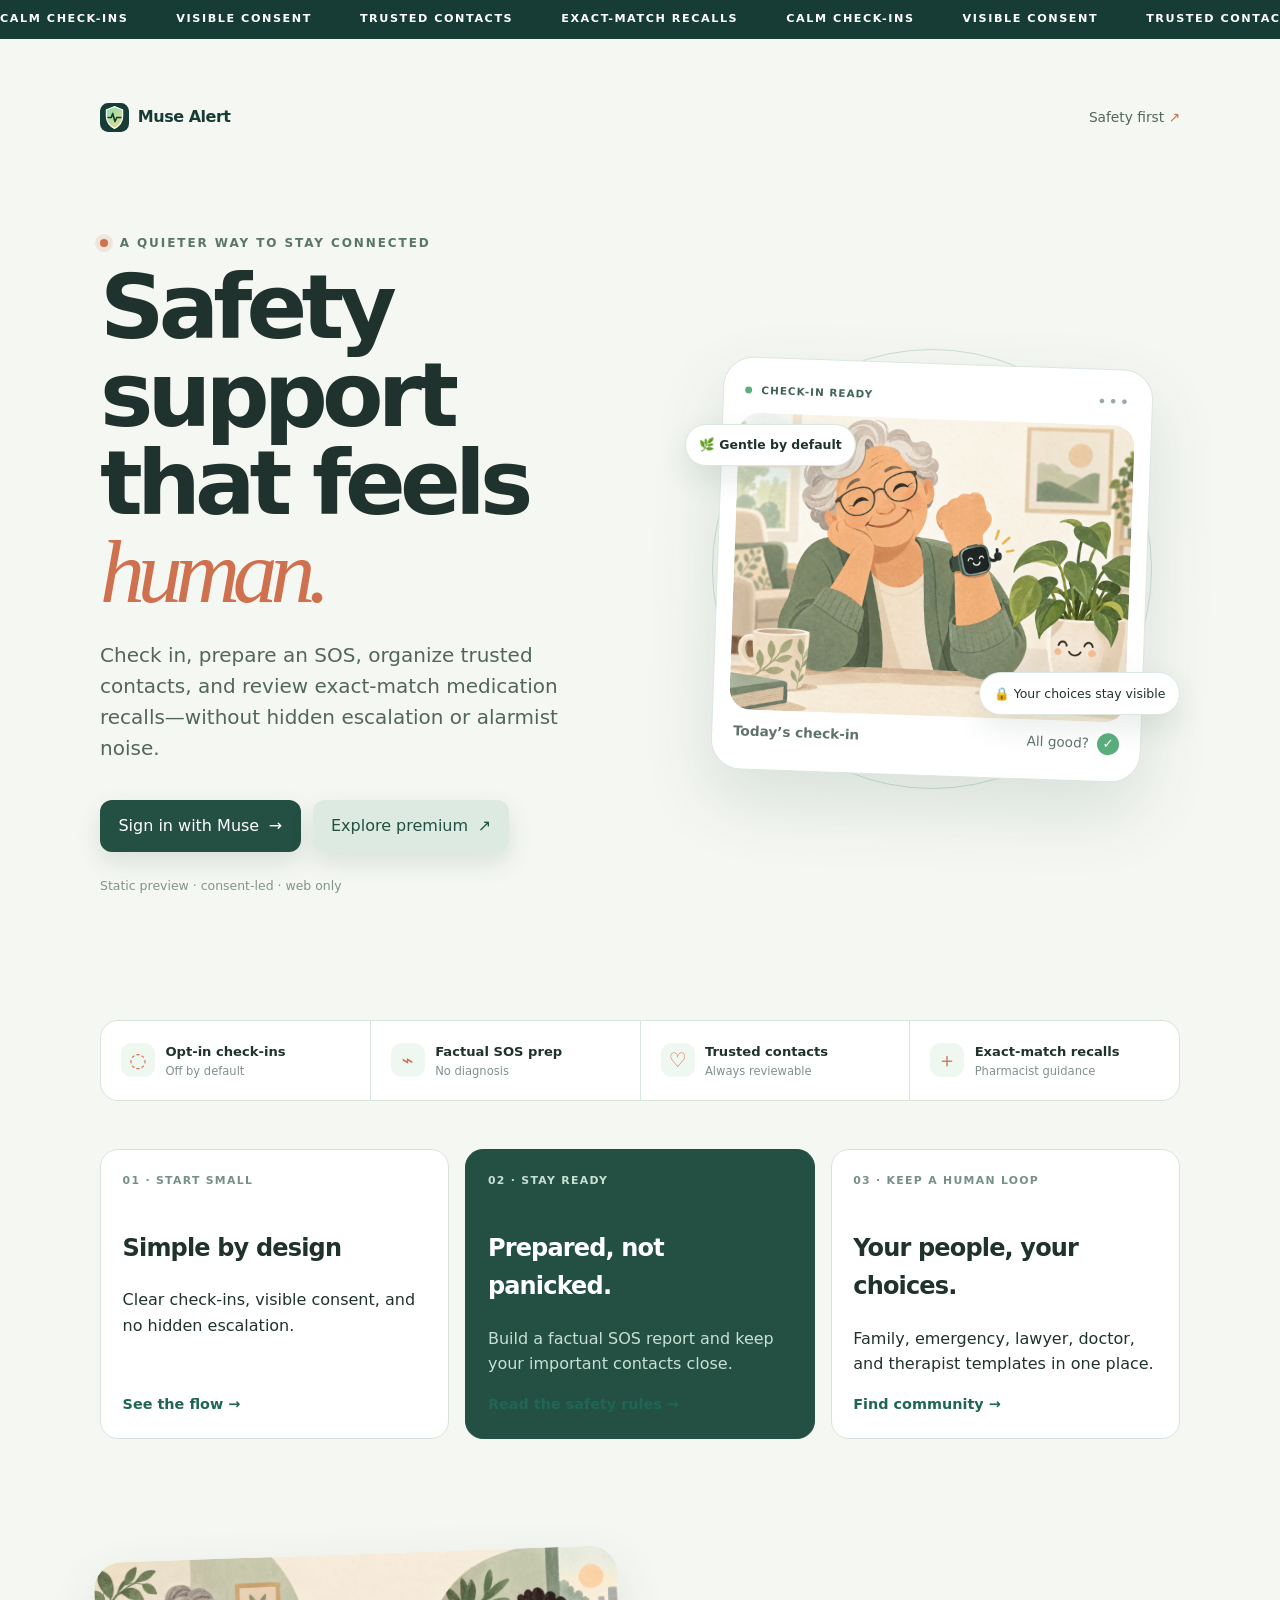
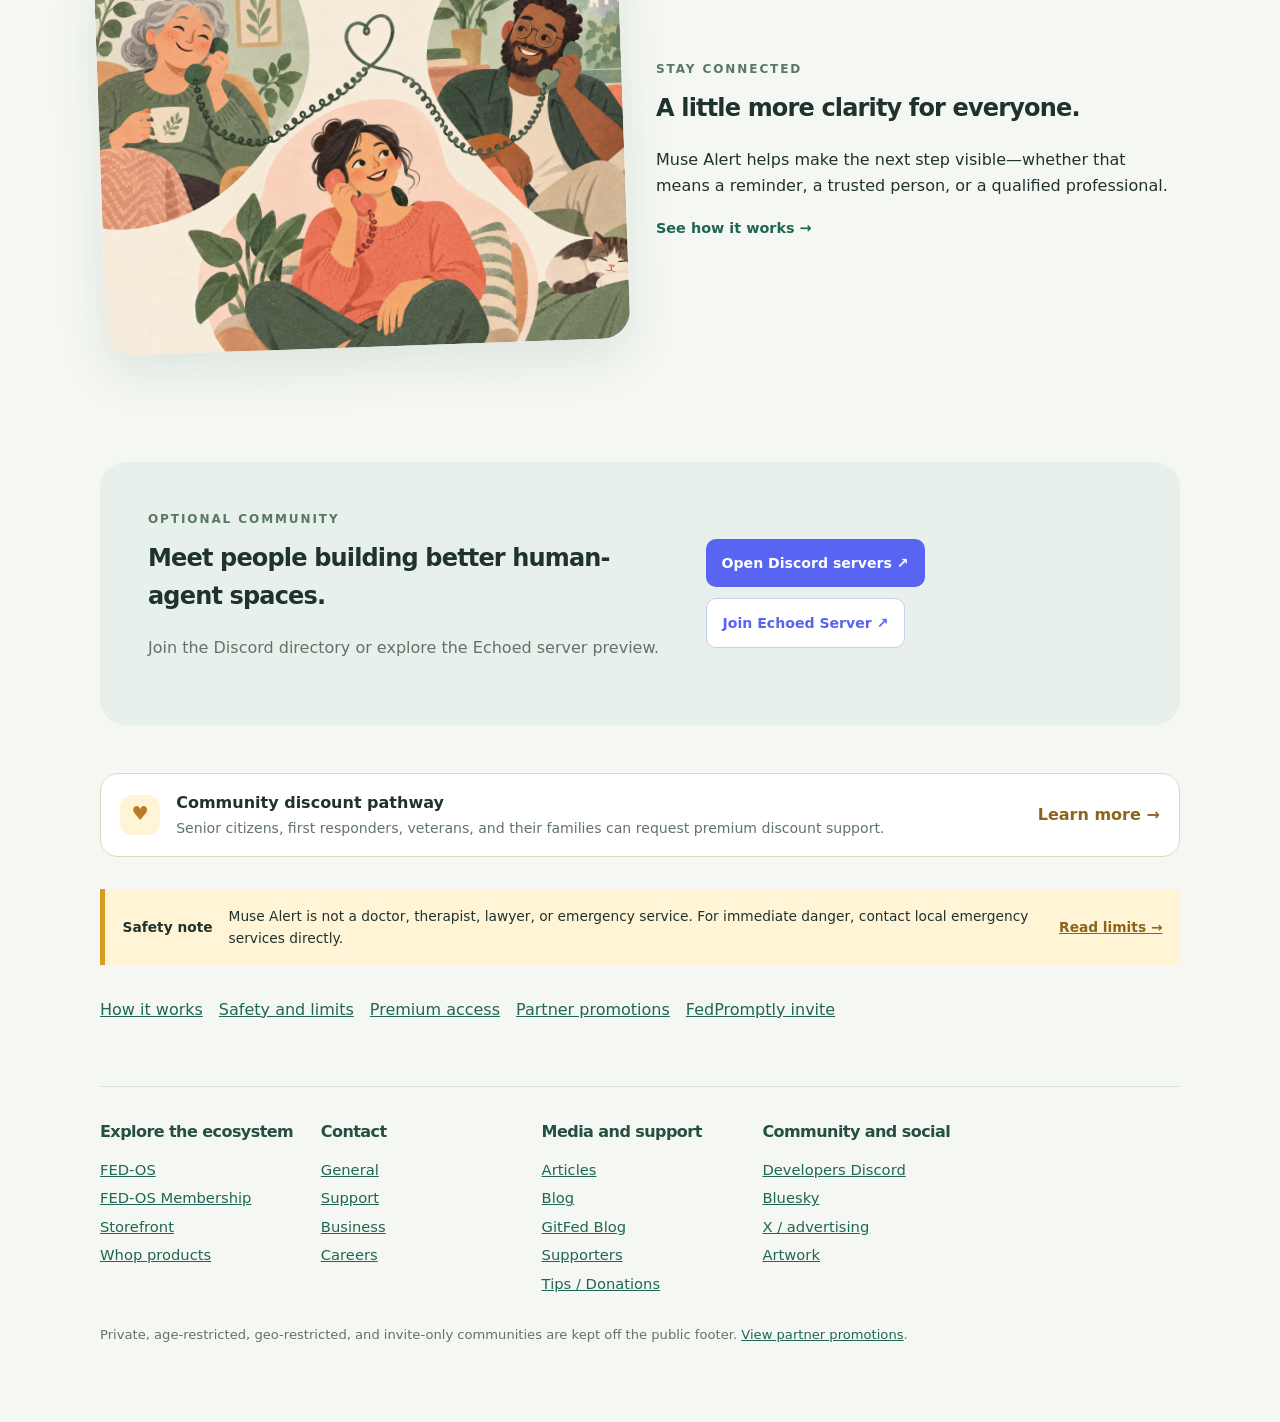
<file: index.html>
<!doctype html>
<html lang="en">
<head>
  <meta charset="utf-8"><meta name="viewport" content="width=device-width,initial-scale=1">
  <meta name="description" content="Muse Alert is a calm, transparent safety layer for Muse users.">
  <title>Muse Alert — calm safety support</title>
  <link rel="icon" href="../../brand/favicon.svg" type="image/svg+xml"><link rel="stylesheet" href="../../styles.css">
</head>
<body class="landing">
  <div class="ticker" aria-label="Muse Alert highlights"><div class="ticker-track"><span>CALM CHECK-INS</span><span>VISIBLE CONSENT</span><span>TRUSTED CONTACTS</span><span>EXACT-MATCH RECALLS</span><span>CALM CHECK-INS</span><span>VISIBLE CONSENT</span><span>TRUSTED CONTACTS</span><span>EXACT-MATCH RECALLS</span></div></div>
  <main class="shell">
    <nav class="top-nav"><a class="brand-mark" href="index.html"><img src="../../brand/favicon.svg" alt=""> <span>Muse Alert</span></a><a class="nav-link" href="safety.html">Safety first <span>↗</span></a></nav>
    <header class="hero hero-upgraded">
      <div class="hero-copy"><div class="eyebrow"><span class="status-dot"></span> A QUIETER WAY TO STAY CONNECTED</div><h1>Safety support that feels <em>human.</em></h1><p class="lede">Check in, prepare an SOS, organize trusted contacts, and review exact-match medication recalls—without hidden escalation or alarmist noise.</p><div class="actions"><a class="button" href="../../site/alerted/index.html">Sign in with Muse <span>→</span></a><a class="button secondary" href="payment.html">Explore premium <span>↗</span></a></div><p class="microcopy">Static preview · consent-led · web only</p></div>
      <div class="hero-visual"><div class="orbit orbit-one"></div><div class="orbit orbit-two"></div><div class="hero-card"><div class="hero-card-top"><span class="live-pill"><i></i> CHECK-IN READY</span><span class="more">•••</span></div><img src="../../brand/promo-check-in.png" alt="Cheerful illustration of an older adult checking in with a smartwatch beside a smiling houseplant"><div class="hero-card-bottom"><b>Today’s check-in</b><span>All good? <strong>✓</strong></span></div></div><div class="floating-note note-one">🌿 <b>Gentle by default</b></div><div class="floating-note note-two">🔒 Your choices stay visible</div></div>
    </header>
    <section class="feature-strip"><div><span class="feature-icon">◌</span><b>Opt-in check-ins</b><small>Off by default</small></div><div><span class="feature-icon">⌁</span><b>Factual SOS prep</b><small>No diagnosis</small></div><div><span class="feature-icon">♡</span><b>Trusted contacts</b><small>Always reviewable</small></div><div><span class="feature-icon">＋</span><b>Exact-match recalls</b><small>Pharmacist guidance</small></div></section>
    <section class="cards feature-cards"><article><span class="card-kicker">01 · START SMALL</span><h2>Simple by design</h2><p>Clear check-ins, visible consent, and no hidden escalation.</p><a href="how-it-works.html">See the flow <span>→</span></a></article><article class="card-highlight"><span class="card-kicker">02 · STAY READY</span><h2>Prepared, not panicked.</h2><p>Build a factual SOS report and keep your important contacts close.</p><a href="safety.html">Read the safety rules <span>→</span></a></article><article><span class="card-kicker">03 · KEEP A HUMAN LOOP</span><h2>Your people, your choices.</h2><p>Family, emergency, lawyer, doctor, and therapist templates in one place.</p><a href="community.html">Find community <span>→</span></a></article></section>
    <section class="promo-row visual-promo"><img src="../../brand/promo-contacts.png" alt="Cheerful illustration of three connected people"><div><span class="eyebrow">STAY CONNECTED</span><h2>A little more clarity for everyone.</h2><p>Muse Alert helps make the next step visible—whether that means a reminder, a trusted person, or a qualified professional.</p><a class="text-link" href="how-it-works.html">See how it works <span>→</span></a></div></section>
    <section class="community-banner"><div><span class="eyebrow">OPTIONAL COMMUNITY</span><h2>Meet people building better human-agent spaces.</h2><p>Join the Discord directory or explore the Echoed server preview.</p></div><div class="community-actions"><a class="discord-cta" href="../discord/index.html">Open Discord servers <span>↗</span></a><a class="echoed-cta" href="https://preview.echoed.gg/server/65dd48216ed48ac1856e" target="_blank" rel="noopener noreferrer">Join Echoed Server <span>↗</span></a></div></section>
    <section class="discount-banner"><span class="discount-mini">♥</span><div><b>Community discount pathway</b><p>Senior citizens, first responders, veterans, and their families can request premium discount support.</p></div><a href="payment.html">Learn more →</a></section>
    <section class="disclaimer-banner"><b>Safety note</b><span>Muse Alert is not a doctor, therapist, lawyer, or emergency service. For immediate danger, contact local emergency services directly.</span><a href="safety.html">Read limits →</a></section>
    <footer><a href="how-it-works.html">How it works</a><a href="safety.html">Safety and limits</a><a href="payment.html">Premium access</a><a href="promotions.html">Partner promotions</a><a href="fedpromptly-invite.html">FedPromptly invite</a></footer>
    <footer class="site-footer"><div><h2>Explore the ecosystem</h2><ul><li><a href="https://www.fedpromptly.org" target="_blank" rel="noopener noreferrer">FED-OS</a></li><li><a href="https://www.fedpromptly.com/aid" target="_blank" rel="noopener noreferrer">FED-OS Membership</a></li><li><a href="https://www.jabburr.com/fed-os" target="_blank" rel="noopener noreferrer">Storefront</a></li><li><a href="https://whop.com/fedpromptly/" target="_blank" rel="noopener noreferrer">Whop products</a></li></ul></div><div><h2>Contact</h2><ul><li><a href="mailto:contact@fedpromptly.com">General</a></li><li><a href="mailto:support@fedpromptly.com">Support</a></li><li><a href="mailto:business@fedpromptly.com">Business</a></li><li><a href="mailto:careers@fedpromptly.com">Careers</a></li></ul></div><div><h2>Media and support</h2><ul><li><a href="https://substack.com/@fedpromptly" target="_blank" rel="noopener noreferrer">Articles</a></li><li><a href="https://fedpromptly.wordpress.com/" target="_blank" rel="noopener noreferrer">Blog</a></li><li><a href="https://gitfed.substack.com/" target="_blank" rel="noopener noreferrer">GitFed Blog</a></li><li><a href="https://www.patreon.com/c/FEDpromptly" target="_blank" rel="noopener noreferrer">Supporters</a></li><li><a href="https://buymeacoffee.com/fedpromptly" target="_blank" rel="noopener noreferrer">Tips / Donations</a></li></ul></div><div><h2>Community and social</h2><ul><li><a href="https://discord.gg/Jm4XStx4Pf" target="_blank" rel="noopener noreferrer">Developers Discord</a></li><li><a href="https://bsky.app/profile/fed-os.bsky.social" target="_blank" rel="noopener noreferrer">Bluesky</a></li><li><a href="https://x.com/Fedpromptly" target="_blank" rel="noopener noreferrer">X / advertising</a></li><li><a href="https://www.deviantart.com/fedpromptly" target="_blank" rel="noopener noreferrer">Artwork</a></li></ul></div><p class="footer-note">Private, age-restricted, geo-restricted, and invite-only communities are kept off the public footer. <a href="promotions.html">View partner promotions</a>.</p></footer>
  </main>
</body>
</html>
</file>
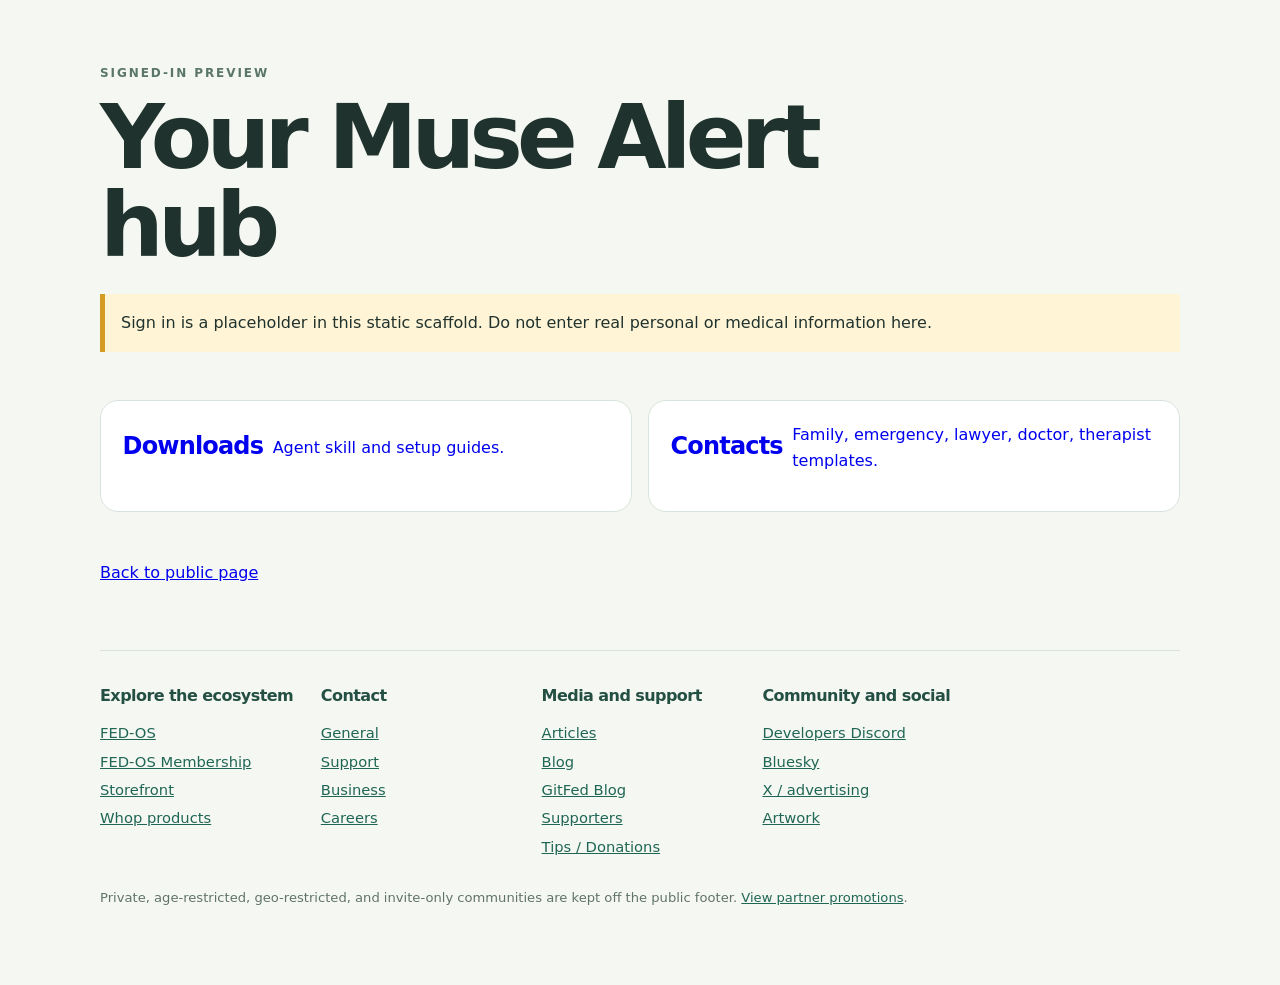
<file: site/alerted/index.html>
<!doctype html><html lang="en"><head><meta charset="utf-8"><meta name="viewport" content="width=device-width,initial-scale=1"><title>Muse Alert — signed-in hub</title><link rel="stylesheet" href="../../styles.css"><link rel="icon" href="../../brand/favicon.svg" type="image/svg+xml"></head><body><main class="shell"><span class="eyebrow">SIGNED-IN PREVIEW</span><h1>Your Muse Alert hub</h1><p class="notice">Sign in is a placeholder in this static scaffold. Do not enter real personal or medical information here.</p><div class="grid"><a class="tile" href="downloads.html"><h2>Downloads</h2><p>Agent skill and setup guides.</p></a><a class="tile" href="contacts.html"><h2>Contacts</h2><p>Family, emergency, lawyer, doctor, therapist templates.</p></a></div><a href="../alert/index.html">Back to public page</a><footer class="site-footer"><div><h2>Explore the ecosystem</h2><ul><li><a href="https://www.fedpromptly.org" target="_blank" rel="noopener noreferrer">FED-OS</a></li><li><a href="https://www.fedpromptly.com/aid" target="_blank" rel="noopener noreferrer">FED-OS Membership</a></li><li><a href="https://www.jabburr.com/fed-os" target="_blank" rel="noopener noreferrer">Storefront</a></li><li><a href="https://whop.com/fedpromptly/" target="_blank" rel="noopener noreferrer">Whop products</a></li></ul></div><div><h2>Contact</h2><ul><li><a href="mailto:contact@fedpromptly.com">General</a></li><li><a href="mailto:support@fedpromptly.com">Support</a></li><li><a href="mailto:business@fedpromptly.com">Business</a></li><li><a href="mailto:careers@fedpromptly.com">Careers</a></li></ul></div><div><h2>Media and support</h2><ul><li><a href="https://substack.com/@fedpromptly" target="_blank" rel="noopener noreferrer">Articles</a></li><li><a href="https://fedpromptly.wordpress.com/" target="_blank" rel="noopener noreferrer">Blog</a></li><li><a href="https://gitfed.substack.com/" target="_blank" rel="noopener noreferrer">GitFed Blog</a></li><li><a href="https://www.patreon.com/c/FEDpromptly" target="_blank" rel="noopener noreferrer">Supporters</a></li><li><a href="https://buymeacoffee.com/fedpromptly" target="_blank" rel="noopener noreferrer">Tips / Donations</a></li></ul></div><div><h2>Community and social</h2><ul><li><a href="https://discord.gg/Jm4XStx4Pf" target="_blank" rel="noopener noreferrer">Developers Discord</a></li><li><a href="https://bsky.app/profile/fed-os.bsky.social" target="_blank" rel="noopener noreferrer">Bluesky</a></li><li><a href="https://x.com/Fedpromptly" target="_blank" rel="noopener noreferrer">X / advertising</a></li><li><a href="https://www.deviantart.com/fedpromptly" target="_blank" rel="noopener noreferrer">Artwork</a></li></ul></div><p class="footer-note">Private, age-restricted, geo-restricted, and invite-only communities are kept off the public footer. <a href="promotions.html">View partner promotions</a>.</p></footer></main></body></html>
</file>
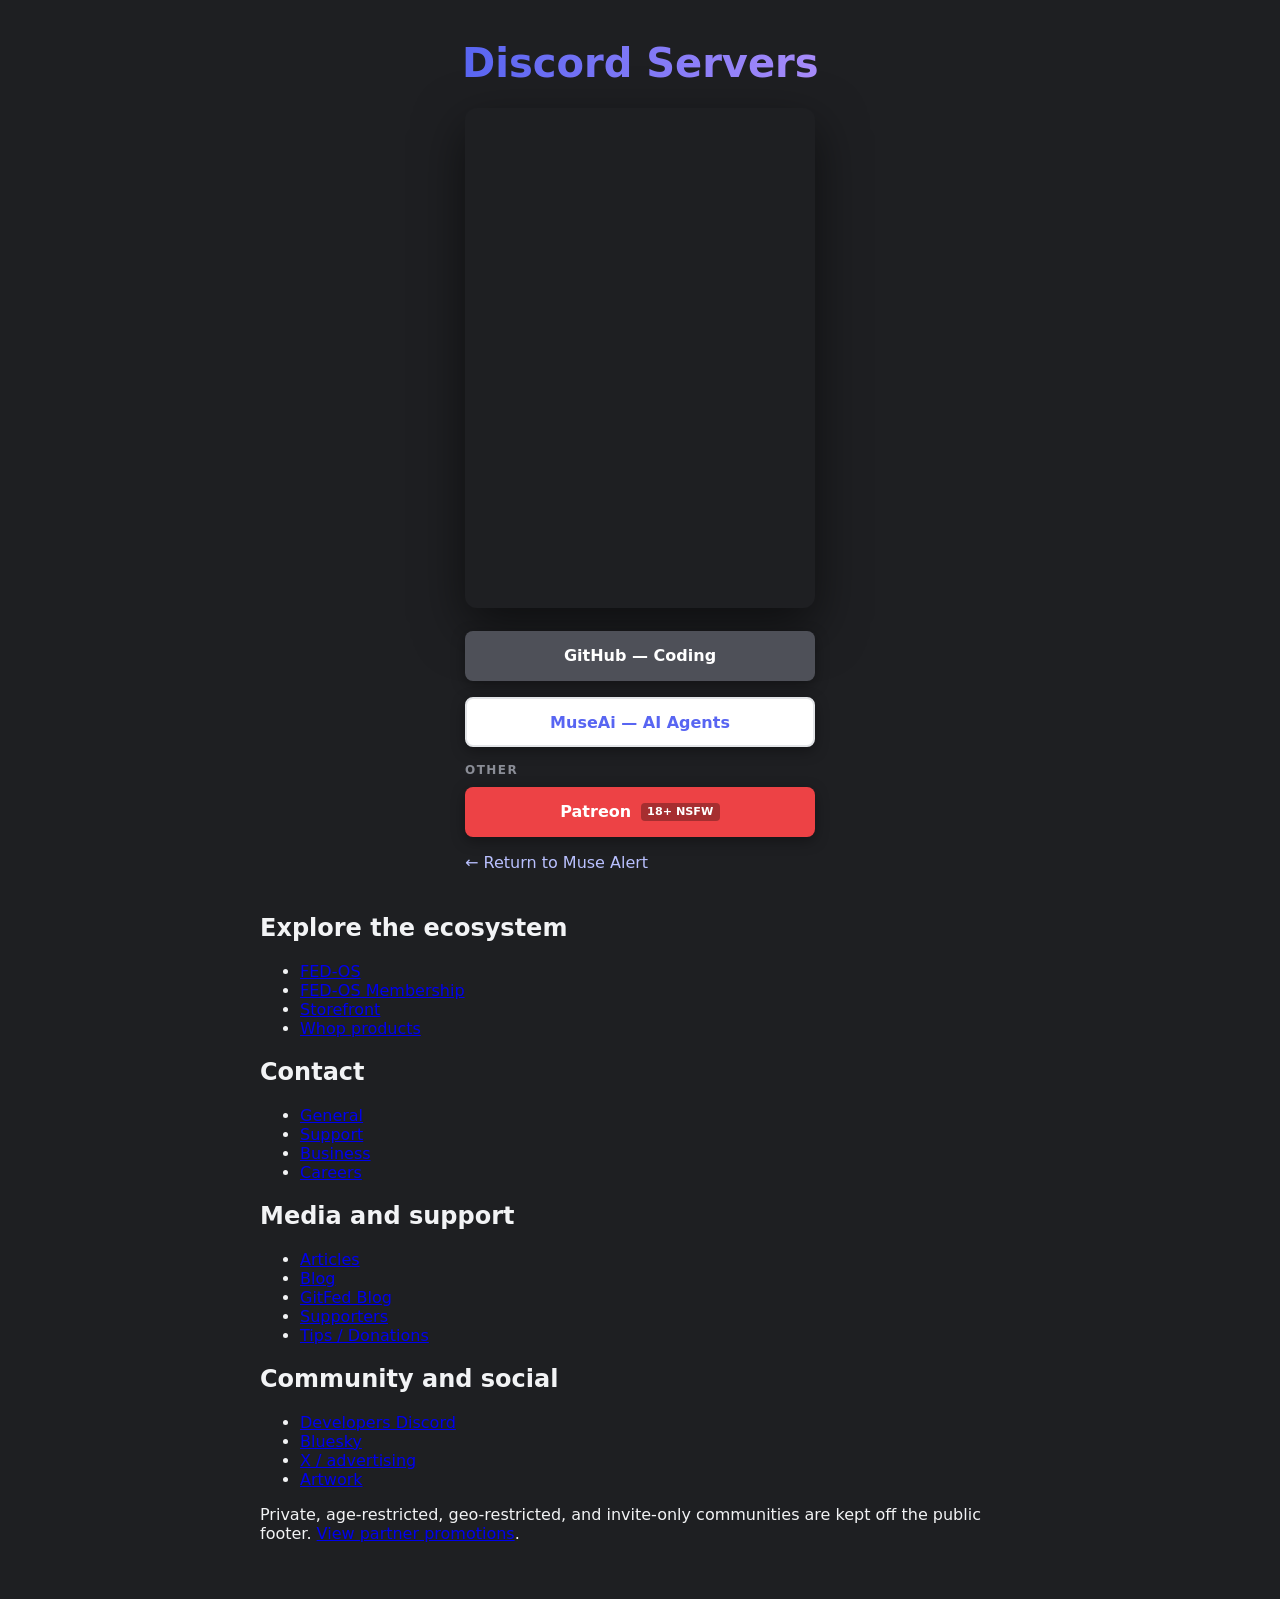
<file: site/discord/index.html>
<!doctype html>
<html lang="en">
<head>
<meta charset="UTF-8"><meta name="viewport" content="width=device-width,initial-scale=1">
<title>Discord Servers — Muse Alert</title>
<link rel="icon" href="../../brand/favicon.svg" type="image/svg+xml">
<style>
:root{--discord:#5865F2;--grey:#4E5058;--red:#ED4245}*{box-sizing:border-box}body{margin:0;min-height:100vh;display:flex;align-items:center;justify-content:center;padding:2.5rem 1rem;background:#1e1f22;color:#f2f3f5;font-family:system-ui,-apple-system,"Segoe UI",Roboto,sans-serif}.wrap{display:flex;flex-direction:column;align-items:center;gap:1.4rem;width:100%;max-width:760px}.title{margin:0;text-align:center;font-size:clamp(1.75rem,7vw,2.5rem);font-weight:800;background:linear-gradient(90deg,#5865F2,#A78BFA,#EB459E,#5865F2);background-size:300% 100%;-webkit-background-clip:text;background-clip:text;color:transparent;animation:shimmer 6s linear infinite,rise .7s cubic-bezier(.2,.7,.2,1) both}@keyframes shimmer{from{background-position:0 50%}to{background-position:-300% 50%}}@keyframes rise{from{opacity:0;transform:translateY(12px) scale(.98)}to{opacity:1;transform:none}}.server-widget{width:350px;max-width:100%;height:500px;border:0;border-radius:12px;box-shadow:0 18px 50px #0008}.button-stack{display:flex;flex-direction:column;gap:1rem;width:100%;max-width:350px}.discord-btn{display:flex;align-items:center;justify-content:center;gap:.6rem;width:100%;padding:.85rem 1.25rem;border-radius:8px;font-size:1rem;font-weight:600;text-decoration:none;border:2px solid transparent;box-shadow:0 4px 14px #00000059;transition:.15s}.discord-btn:hover{transform:translateY(-2px);box-shadow:0 8px 20px #00000073}.discord-btn.github{background:var(--grey);color:#fff}.discord-btn.museai{background:#fff;color:var(--discord);border-color:#E3E5E8}.discord-btn.nsfw{background:var(--red);color:#fff}.tag{font-size:.7rem;font-weight:700;padding:.15rem .4rem;border-radius:4px;background:#0000004d;text-transform:uppercase}.section-label{align-self:flex-start;margin:0 0 -.4rem;font-size:.75rem;font-weight:700;letter-spacing:.12em;text-transform:uppercase;color:#8A8D96}.home-link{color:#b9c0ff;text-decoration:none}.age-gate{width:min(92vw,400px);padding:1.75rem;border:0;border-radius:12px;background:#2B2D31;color:#f2f3f5;box-shadow:0 24px 70px #000000a6}.age-gate::backdrop{background:#000000a6;backdrop-filter:blur(4px)}.age-gate h2{margin:0 0 .6rem;font-size:1.2rem}.age-gate p{margin:0 0 1.25rem;color:#C4C7CE}.verify{display:flex;gap:.65rem;padding:.85rem .9rem;margin-bottom:1.25rem;border-radius:8px;background:#1e1f22;border:2px solid #3C3E44;cursor:pointer}.gate-actions{display:flex;flex-direction:column;gap:.6rem}.gate-btn{font:inherit;font-weight:600;padding:.75rem 1rem;border-radius:8px;border:2px solid transparent;cursor:pointer}.gate-btn.confirm{background:var(--red);color:#fff}.gate-btn.confirm:disabled{opacity:.45;cursor:not-allowed}.gate-btn.cancel{background:transparent;color:#C4C7CE;border-color:#4E5058}@media(prefers-reduced-motion:reduce){.title{animation:none}.discord-btn{transition:none}.discord-btn:hover{transform:none}}
</style>
</head>
<body>
<main class="wrap">
<h1 class="title">Discord Servers</h1>
<iframe class="server-widget" src="https://discord.com/widget?id=1400235929154879490&amp;theme=dark" title="Muse Alert Discord server preview" allowtransparency="true" frameborder="0" sandbox="allow-popups allow-popups-to-escape-sandbox allow-same-origin allow-scripts"></iframe>
<div class="button-stack">
<a class="discord-btn github" href="https://discord.com/invite/Jm4XStx4Pf" target="_blank" rel="noopener noreferrer">GitHub — Coding</a>
<a class="discord-btn museai" href="https://discord.com/invite/dPPdvYys2a" target="_blank" rel="noopener noreferrer">MuseAi — AI Agents</a>
<p class="section-label">Other</p>
<a class="discord-btn nsfw" id="adultBtn" href="https://discord.com/invite/ZxK2asxt2W">Patreon <span class="tag">18+ NSFW</span></a>
<a class="home-link" href="../alert/index.html">← Return to Muse Alert</a>
</div>
<footer class="site-footer"><div><h2>Explore the ecosystem</h2><ul><li><a href="https://www.fedpromptly.org" target="_blank" rel="noopener noreferrer">FED-OS</a></li><li><a href="https://www.fedpromptly.com/aid" target="_blank" rel="noopener noreferrer">FED-OS Membership</a></li><li><a href="https://www.jabburr.com/fed-os" target="_blank" rel="noopener noreferrer">Storefront</a></li><li><a href="https://whop.com/fedpromptly/" target="_blank" rel="noopener noreferrer">Whop products</a></li></ul></div><div><h2>Contact</h2><ul><li><a href="mailto:contact@fedpromptly.com">General</a></li><li><a href="mailto:support@fedpromptly.com">Support</a></li><li><a href="mailto:business@fedpromptly.com">Business</a></li><li><a href="mailto:careers@fedpromptly.com">Careers</a></li></ul></div><div><h2>Media and support</h2><ul><li><a href="https://substack.com/@fedpromptly" target="_blank" rel="noopener noreferrer">Articles</a></li><li><a href="https://fedpromptly.wordpress.com/" target="_blank" rel="noopener noreferrer">Blog</a></li><li><a href="https://gitfed.substack.com/" target="_blank" rel="noopener noreferrer">GitFed Blog</a></li><li><a href="https://www.patreon.com/c/FEDpromptly" target="_blank" rel="noopener noreferrer">Supporters</a></li><li><a href="https://buymeacoffee.com/fedpromptly" target="_blank" rel="noopener noreferrer">Tips / Donations</a></li></ul></div><div><h2>Community and social</h2><ul><li><a href="https://discord.gg/Jm4XStx4Pf" target="_blank" rel="noopener noreferrer">Developers Discord</a></li><li><a href="https://bsky.app/profile/fed-os.bsky.social" target="_blank" rel="noopener noreferrer">Bluesky</a></li><li><a href="https://x.com/Fedpromptly" target="_blank" rel="noopener noreferrer">X / advertising</a></li><li><a href="https://www.deviantart.com/fedpromptly" target="_blank" rel="noopener noreferrer">Artwork</a></li></ul></div><p class="footer-note">Private, age-restricted, geo-restricted, and invite-only communities are kept off the public footer. <a href="promotions.html">View partner promotions</a>.</p></footer></main>
<dialog id="ageGate" class="age-gate"><h2>Age Verification Required</h2><p>The Patreon server contains <strong>adult (18+ / NSFW)</strong> content. To continue you must verify you are of legal age in your country.</p><label class="verify"><input type="checkbox" id="ageCheck"><span>I confirm that I am 18 years or older and consent to viewing adult content.</span></label><div class="gate-actions"><button type="button" class="gate-btn confirm" id="ageConfirm" disabled>Continue to Discord</button><button type="button" class="gate-btn cancel" id="ageCancel">Cancel</button></div></dialog>
<script>const adultBtn=document.getElementById('adultBtn'),gate=document.getElementById('ageGate'),check=document.getElementById('ageCheck'),confirmBtn=document.getElementById('ageConfirm'),cancelBtn=document.getElementById('ageCancel');adultBtn.addEventListener('click',e=>{e.preventDefault();check.checked=false;confirmBtn.disabled=true;gate.showModal()});check.addEventListener('change',()=>confirmBtn.disabled=!check.checked);confirmBtn.addEventListener('click',()=>{if(check.checked){gate.close();window.open(adultBtn.href,'_blank','noopener,noreferrer')}});cancelBtn.addEventListener('click',()=>gate.close());gate.addEventListener('click',e=>{if(e.target===gate)gate.close()});</script>
</body>
</html>
</file>
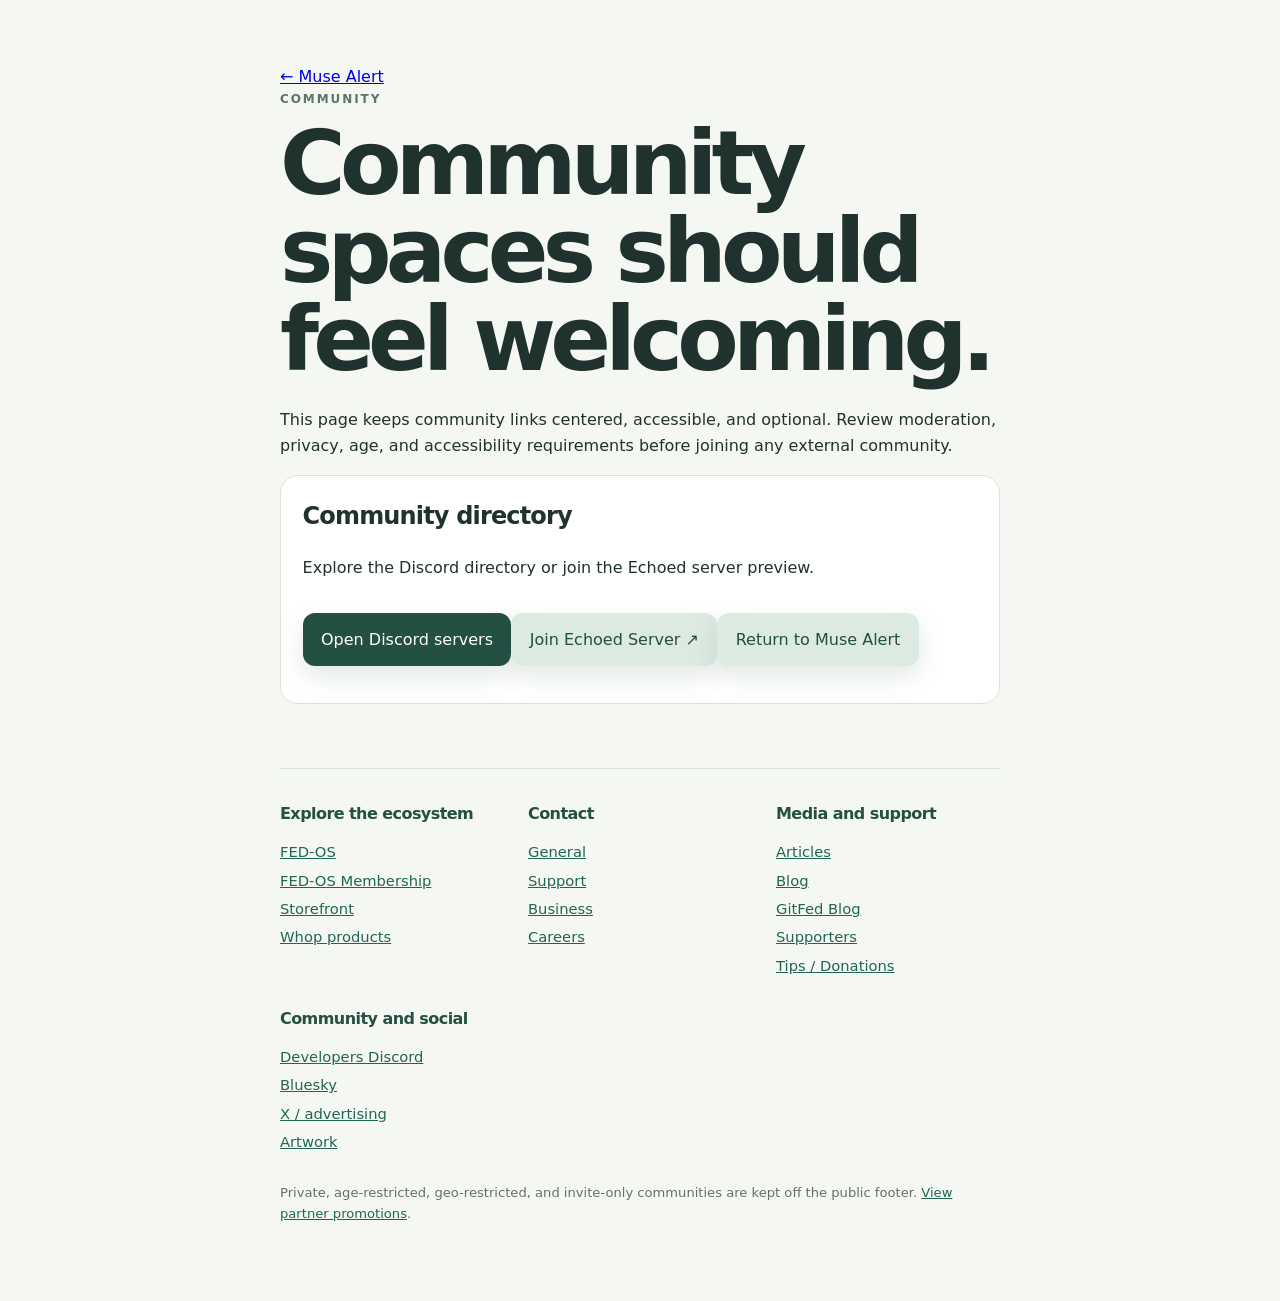
<file: community.html>
<!doctype html><html lang="en"><head><meta charset="utf-8"><meta name="viewport" content="width=device-width,initial-scale=1"><title>Community information — Muse Alert</title><link rel="icon" href="../../brand/favicon.svg" type="image/svg+xml"><link rel="stylesheet" href="../../styles.css"></head><body><main class="shell narrow"><a href="index.html">← Muse Alert</a><span class="eyebrow">COMMUNITY</span><h1>Community spaces should feel welcoming.</h1><p>This page keeps community links centered, accessible, and optional. Review moderation, privacy, age, and accessibility requirements before joining any external community.</p><div class="discord-card"><h2>Community directory</h2><p>Explore the Discord directory or join the Echoed server preview.</p><a class="button" href="../discord/index.html">Open Discord servers</a><a class="button secondary" href="https://preview.echoed.gg/server/65dd48216ed48ac1856e" target="_blank" rel="noopener noreferrer">Join Echoed Server ↗</a><a class="button secondary" href="index.html">Return to Muse Alert</a></div><footer class="site-footer"><div><h2>Explore the ecosystem</h2><ul><li><a href="https://www.fedpromptly.org" target="_blank" rel="noopener noreferrer">FED-OS</a></li><li><a href="https://www.fedpromptly.com/aid" target="_blank" rel="noopener noreferrer">FED-OS Membership</a></li><li><a href="https://www.jabburr.com/fed-os" target="_blank" rel="noopener noreferrer">Storefront</a></li><li><a href="https://whop.com/fedpromptly/" target="_blank" rel="noopener noreferrer">Whop products</a></li></ul></div><div><h2>Contact</h2><ul><li><a href="mailto:contact@fedpromptly.com">General</a></li><li><a href="mailto:support@fedpromptly.com">Support</a></li><li><a href="mailto:business@fedpromptly.com">Business</a></li><li><a href="mailto:careers@fedpromptly.com">Careers</a></li></ul></div><div><h2>Media and support</h2><ul><li><a href="https://substack.com/@fedpromptly" target="_blank" rel="noopener noreferrer">Articles</a></li><li><a href="https://fedpromptly.wordpress.com/" target="_blank" rel="noopener noreferrer">Blog</a></li><li><a href="https://gitfed.substack.com/" target="_blank" rel="noopener noreferrer">GitFed Blog</a></li><li><a href="https://www.patreon.com/c/FEDpromptly" target="_blank" rel="noopener noreferrer">Supporters</a></li><li><a href="https://buymeacoffee.com/fedpromptly" target="_blank" rel="noopener noreferrer">Tips / Donations</a></li></ul></div><div><h2>Community and social</h2><ul><li><a href="https://discord.gg/Jm4XStx4Pf" target="_blank" rel="noopener noreferrer">Developers Discord</a></li><li><a href="https://bsky.app/profile/fed-os.bsky.social" target="_blank" rel="noopener noreferrer">Bluesky</a></li><li><a href="https://x.com/Fedpromptly" target="_blank" rel="noopener noreferrer">X / advertising</a></li><li><a href="https://www.deviantart.com/fedpromptly" target="_blank" rel="noopener noreferrer">Artwork</a></li></ul></div><p class="footer-note">Private, age-restricted, geo-restricted, and invite-only communities are kept off the public footer. <a href="promotions.html">View partner promotions</a>.</p></footer></main></body></html>
</file>
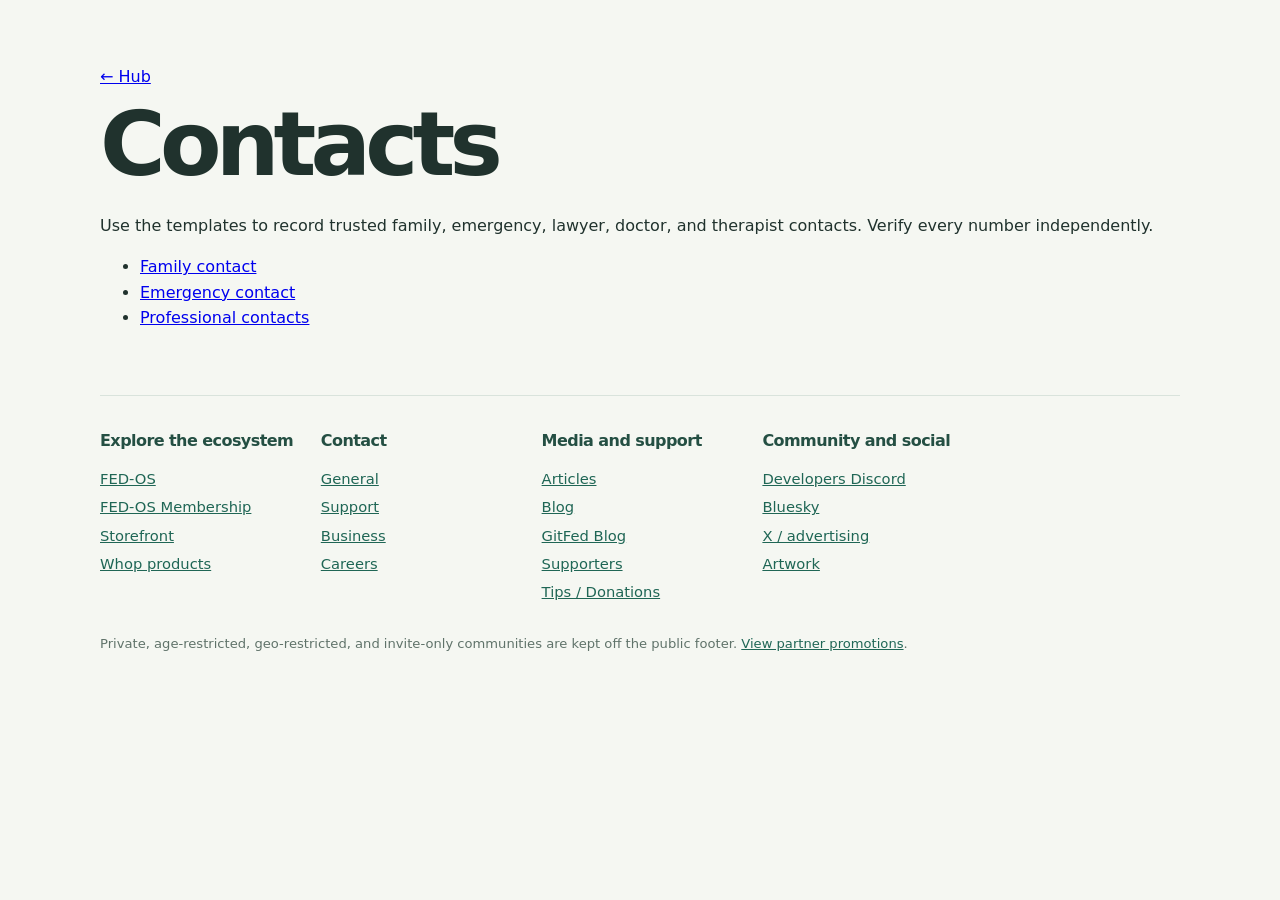
<file: contacts.html>
<!doctype html><html lang="en"><head><meta charset="utf-8"><meta name="viewport" content="width=device-width,initial-scale=1"><title>Muse Alert contacts</title><link rel="stylesheet" href="../../styles.css"><link rel="icon" href="../../brand/favicon.svg" type="image/svg+xml"></head><body><main class="shell"><a href="index.html">← Hub</a><h1>Contacts</h1><p>Use the templates to record trusted family, emergency, lawyer, doctor, and therapist contacts. Verify every number independently.</p><ul><li><a href="../../contacts/family-contact-template.md">Family contact</a></li><li><a href="../../contacts/emergency-contact-template.md">Emergency contact</a></li><li><a href="../../contacts/professional-contact-templates.md">Professional contacts</a></li></ul><footer class="site-footer"><div><h2>Explore the ecosystem</h2><ul><li><a href="https://www.fedpromptly.org" target="_blank" rel="noopener noreferrer">FED-OS</a></li><li><a href="https://www.fedpromptly.com/aid" target="_blank" rel="noopener noreferrer">FED-OS Membership</a></li><li><a href="https://www.jabburr.com/fed-os" target="_blank" rel="noopener noreferrer">Storefront</a></li><li><a href="https://whop.com/fedpromptly/" target="_blank" rel="noopener noreferrer">Whop products</a></li></ul></div><div><h2>Contact</h2><ul><li><a href="mailto:contact@fedpromptly.com">General</a></li><li><a href="mailto:support@fedpromptly.com">Support</a></li><li><a href="mailto:business@fedpromptly.com">Business</a></li><li><a href="mailto:careers@fedpromptly.com">Careers</a></li></ul></div><div><h2>Media and support</h2><ul><li><a href="https://substack.com/@fedpromptly" target="_blank" rel="noopener noreferrer">Articles</a></li><li><a href="https://fedpromptly.wordpress.com/" target="_blank" rel="noopener noreferrer">Blog</a></li><li><a href="https://gitfed.substack.com/" target="_blank" rel="noopener noreferrer">GitFed Blog</a></li><li><a href="https://www.patreon.com/c/FEDpromptly" target="_blank" rel="noopener noreferrer">Supporters</a></li><li><a href="https://buymeacoffee.com/fedpromptly" target="_blank" rel="noopener noreferrer">Tips / Donations</a></li></ul></div><div><h2>Community and social</h2><ul><li><a href="https://discord.gg/Jm4XStx4Pf" target="_blank" rel="noopener noreferrer">Developers Discord</a></li><li><a href="https://bsky.app/profile/fed-os.bsky.social" target="_blank" rel="noopener noreferrer">Bluesky</a></li><li><a href="https://x.com/Fedpromptly" target="_blank" rel="noopener noreferrer">X / advertising</a></li><li><a href="https://www.deviantart.com/fedpromptly" target="_blank" rel="noopener noreferrer">Artwork</a></li></ul></div><p class="footer-note">Private, age-restricted, geo-restricted, and invite-only communities are kept off the public footer. <a href="promotions.html">View partner promotions</a>.</p></footer></main></body></html>
</file>
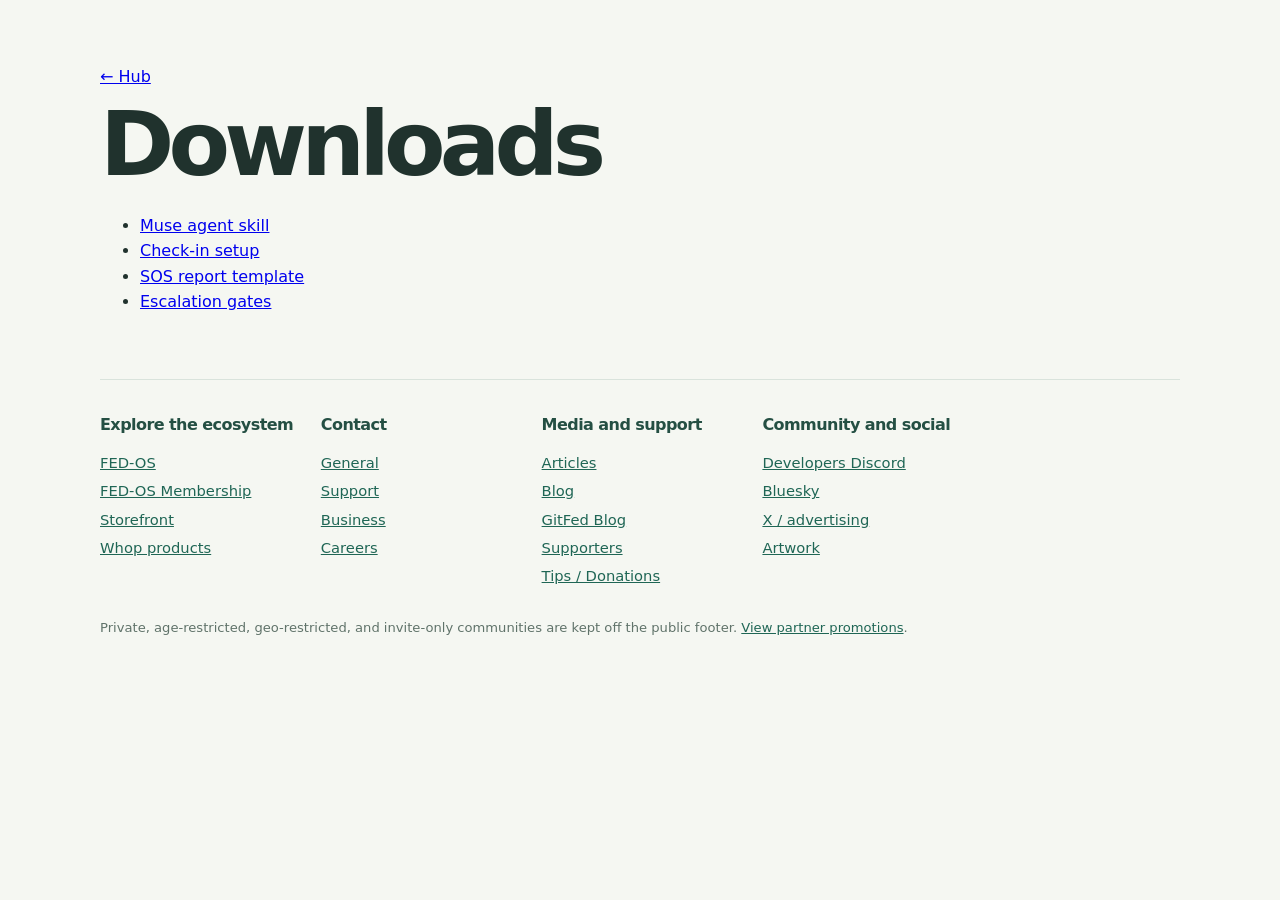
<file: downloads.html>
<!doctype html><html lang="en"><head><meta charset="utf-8"><meta name="viewport" content="width=device-width,initial-scale=1"><title>Muse Alert downloads</title><link rel="stylesheet" href="../../styles.css"><link rel="icon" href="../../brand/favicon.svg" type="image/svg+xml"></head><body><main class="shell"><a href="index.html">← Hub</a><h1>Downloads</h1><ul><li><a href="../../muse-agent/SKILL.md">Muse agent skill</a></li><li><a href="../../muse-agent/check-ins/SETUP.md">Check-in setup</a></li><li><a href="../../muse-agent/sos/SOS-REPORT-TEMPLATE.md">SOS report template</a></li><li><a href="../../muse-agent/escalation/GATES.md">Escalation gates</a></li></ul><footer class="site-footer"><div><h2>Explore the ecosystem</h2><ul><li><a href="https://www.fedpromptly.org" target="_blank" rel="noopener noreferrer">FED-OS</a></li><li><a href="https://www.fedpromptly.com/aid" target="_blank" rel="noopener noreferrer">FED-OS Membership</a></li><li><a href="https://www.jabburr.com/fed-os" target="_blank" rel="noopener noreferrer">Storefront</a></li><li><a href="https://whop.com/fedpromptly/" target="_blank" rel="noopener noreferrer">Whop products</a></li></ul></div><div><h2>Contact</h2><ul><li><a href="mailto:contact@fedpromptly.com">General</a></li><li><a href="mailto:support@fedpromptly.com">Support</a></li><li><a href="mailto:business@fedpromptly.com">Business</a></li><li><a href="mailto:careers@fedpromptly.com">Careers</a></li></ul></div><div><h2>Media and support</h2><ul><li><a href="https://substack.com/@fedpromptly" target="_blank" rel="noopener noreferrer">Articles</a></li><li><a href="https://fedpromptly.wordpress.com/" target="_blank" rel="noopener noreferrer">Blog</a></li><li><a href="https://gitfed.substack.com/" target="_blank" rel="noopener noreferrer">GitFed Blog</a></li><li><a href="https://www.patreon.com/c/FEDpromptly" target="_blank" rel="noopener noreferrer">Supporters</a></li><li><a href="https://buymeacoffee.com/fedpromptly" target="_blank" rel="noopener noreferrer">Tips / Donations</a></li></ul></div><div><h2>Community and social</h2><ul><li><a href="https://discord.gg/Jm4XStx4Pf" target="_blank" rel="noopener noreferrer">Developers Discord</a></li><li><a href="https://bsky.app/profile/fed-os.bsky.social" target="_blank" rel="noopener noreferrer">Bluesky</a></li><li><a href="https://x.com/Fedpromptly" target="_blank" rel="noopener noreferrer">X / advertising</a></li><li><a href="https://www.deviantart.com/fedpromptly" target="_blank" rel="noopener noreferrer">Artwork</a></li></ul></div><p class="footer-note">Private, age-restricted, geo-restricted, and invite-only communities are kept off the public footer. <a href="promotions.html">View partner promotions</a>.</p></footer></main></body></html>
</file>
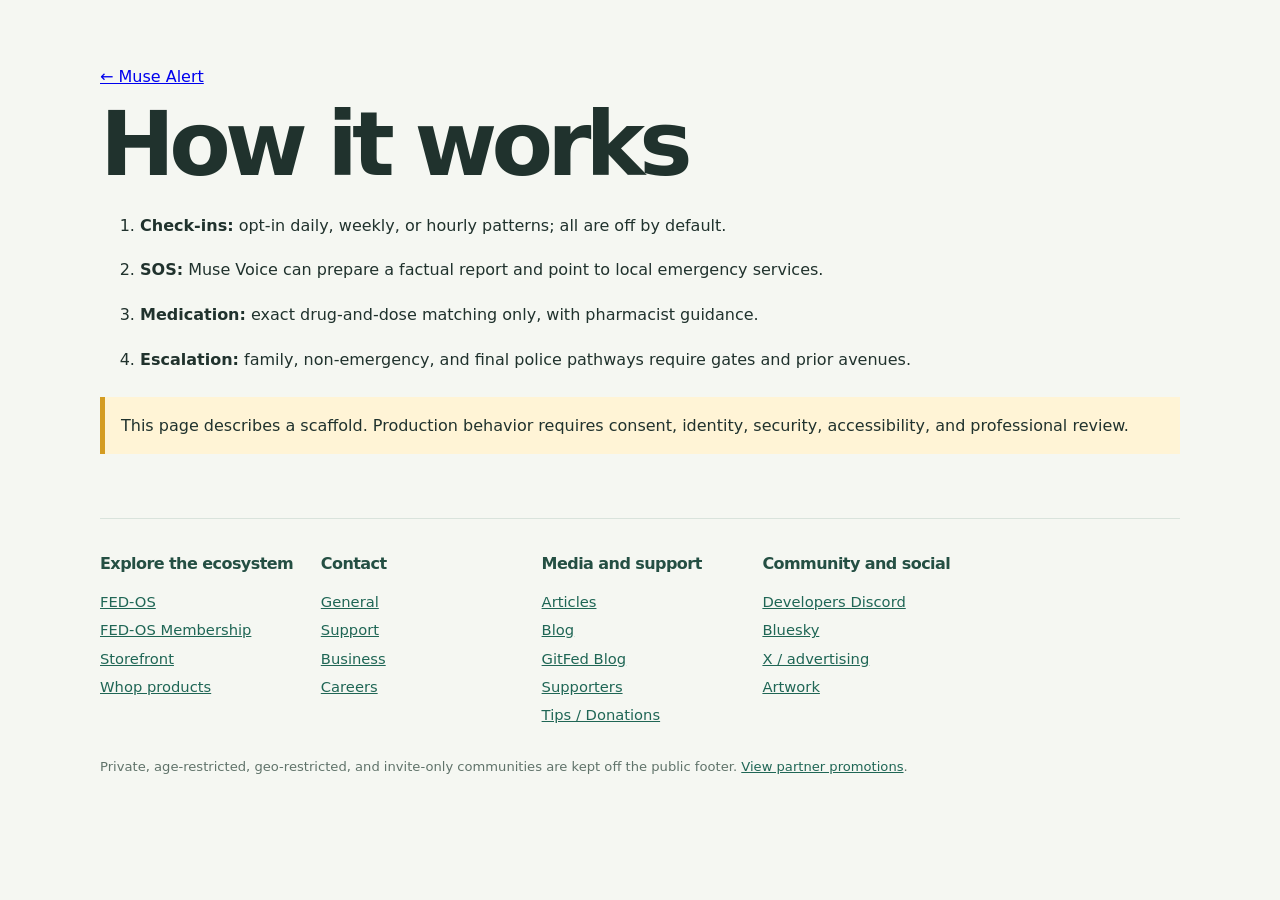
<file: how-it-works.html>
<!doctype html><html lang="en"><head><meta charset="utf-8"><meta name="viewport" content="width=device-width,initial-scale=1"><title>How Muse Alert works</title><link rel="stylesheet" href="../../styles.css"><link rel="icon" href="../../brand/favicon.svg" type="image/svg+xml"></head><body><main class="shell"><a href="index.html">← Muse Alert</a><h1>How it works</h1><ol class="steps"><li><b>Check-ins:</b> opt-in daily, weekly, or hourly patterns; all are off by default.</li><li><b>SOS:</b> Muse Voice can prepare a factual report and point to local emergency services.</li><li><b>Medication:</b> exact drug-and-dose matching only, with pharmacist guidance.</li><li><b>Escalation:</b> family, non-emergency, and final police pathways require gates and prior avenues.</li></ol><p class="notice">This page describes a scaffold. Production behavior requires consent, identity, security, accessibility, and professional review.</p><footer class="site-footer"><div><h2>Explore the ecosystem</h2><ul><li><a href="https://www.fedpromptly.org" target="_blank" rel="noopener noreferrer">FED-OS</a></li><li><a href="https://www.fedpromptly.com/aid" target="_blank" rel="noopener noreferrer">FED-OS Membership</a></li><li><a href="https://www.jabburr.com/fed-os" target="_blank" rel="noopener noreferrer">Storefront</a></li><li><a href="https://whop.com/fedpromptly/" target="_blank" rel="noopener noreferrer">Whop products</a></li></ul></div><div><h2>Contact</h2><ul><li><a href="mailto:contact@fedpromptly.com">General</a></li><li><a href="mailto:support@fedpromptly.com">Support</a></li><li><a href="mailto:business@fedpromptly.com">Business</a></li><li><a href="mailto:careers@fedpromptly.com">Careers</a></li></ul></div><div><h2>Media and support</h2><ul><li><a href="https://substack.com/@fedpromptly" target="_blank" rel="noopener noreferrer">Articles</a></li><li><a href="https://fedpromptly.wordpress.com/" target="_blank" rel="noopener noreferrer">Blog</a></li><li><a href="https://gitfed.substack.com/" target="_blank" rel="noopener noreferrer">GitFed Blog</a></li><li><a href="https://www.patreon.com/c/FEDpromptly" target="_blank" rel="noopener noreferrer">Supporters</a></li><li><a href="https://buymeacoffee.com/fedpromptly" target="_blank" rel="noopener noreferrer">Tips / Donations</a></li></ul></div><div><h2>Community and social</h2><ul><li><a href="https://discord.gg/Jm4XStx4Pf" target="_blank" rel="noopener noreferrer">Developers Discord</a></li><li><a href="https://bsky.app/profile/fed-os.bsky.social" target="_blank" rel="noopener noreferrer">Bluesky</a></li><li><a href="https://x.com/Fedpromptly" target="_blank" rel="noopener noreferrer">X / advertising</a></li><li><a href="https://www.deviantart.com/fedpromptly" target="_blank" rel="noopener noreferrer">Artwork</a></li></ul></div><p class="footer-note">Private, age-restricted, geo-restricted, and invite-only communities are kept off the public footer. <a href="promotions.html">View partner promotions</a>.</p></footer></main></body></html>
</file>
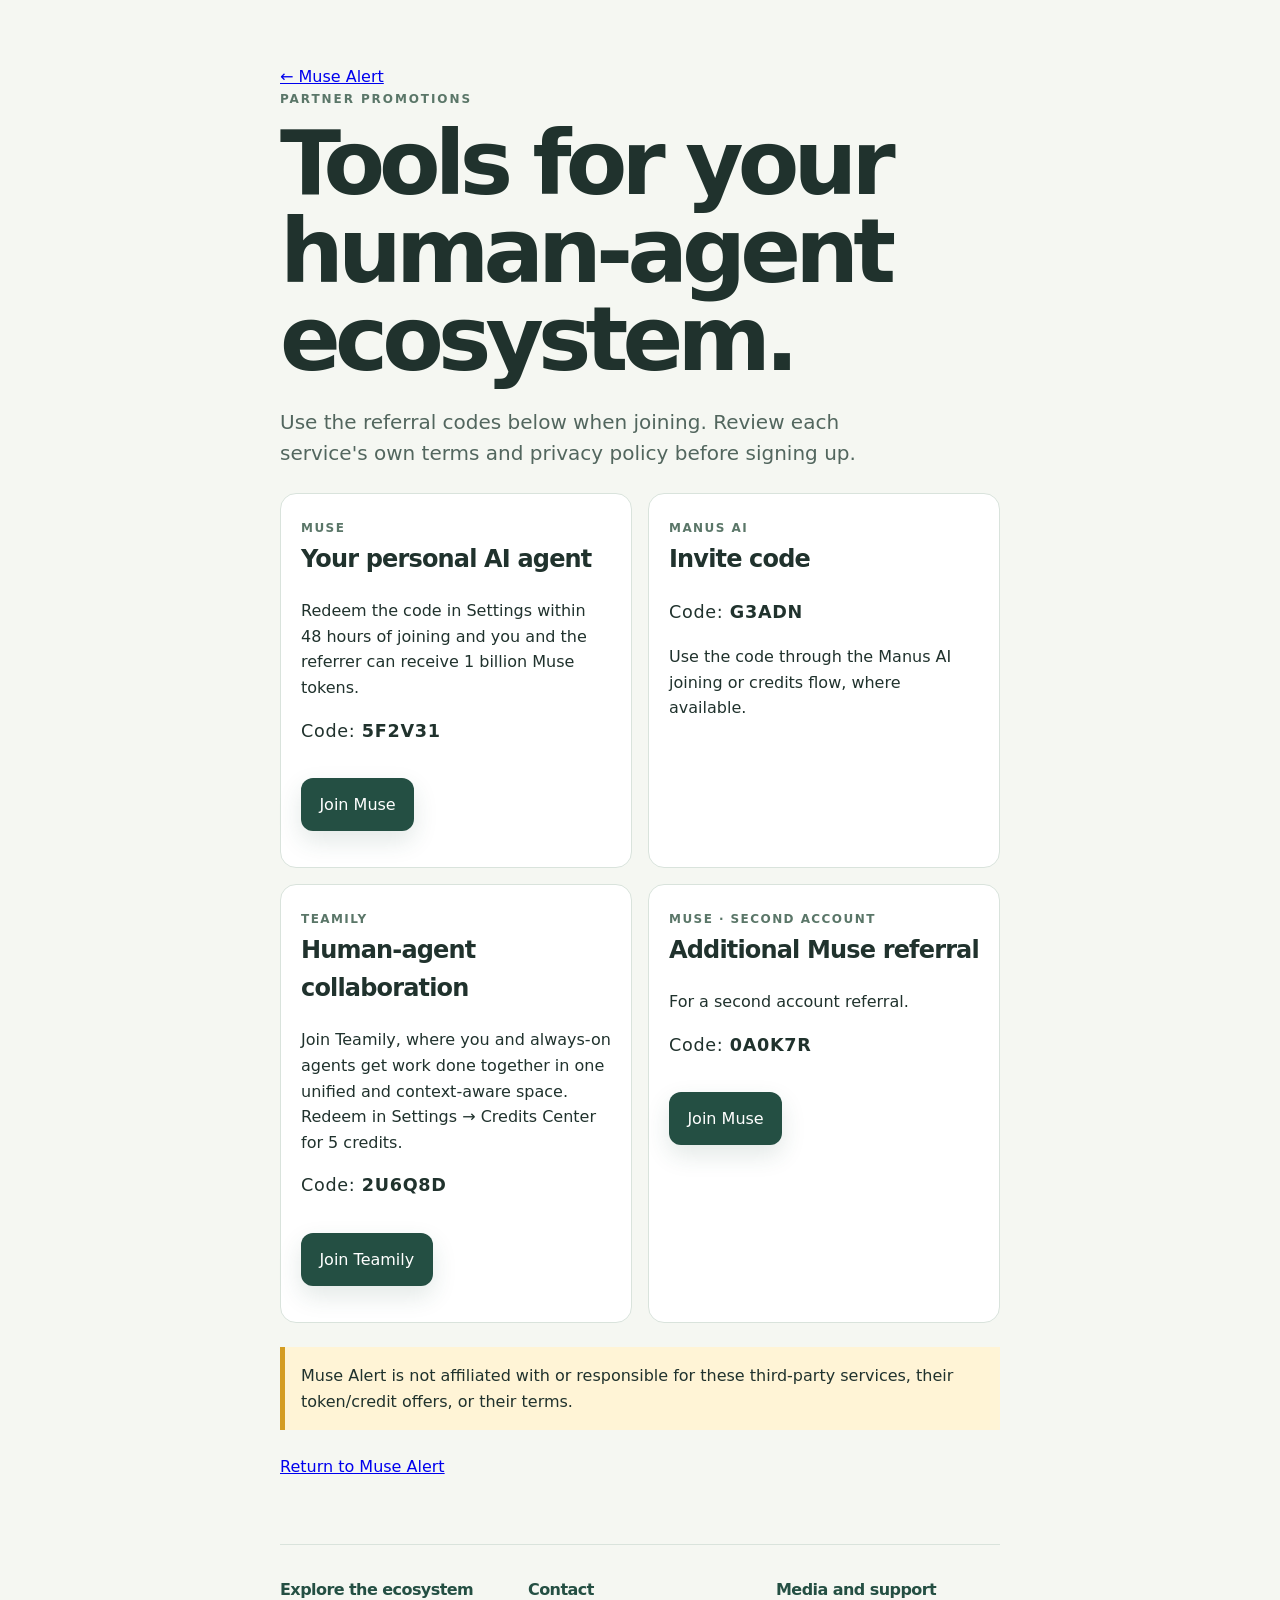
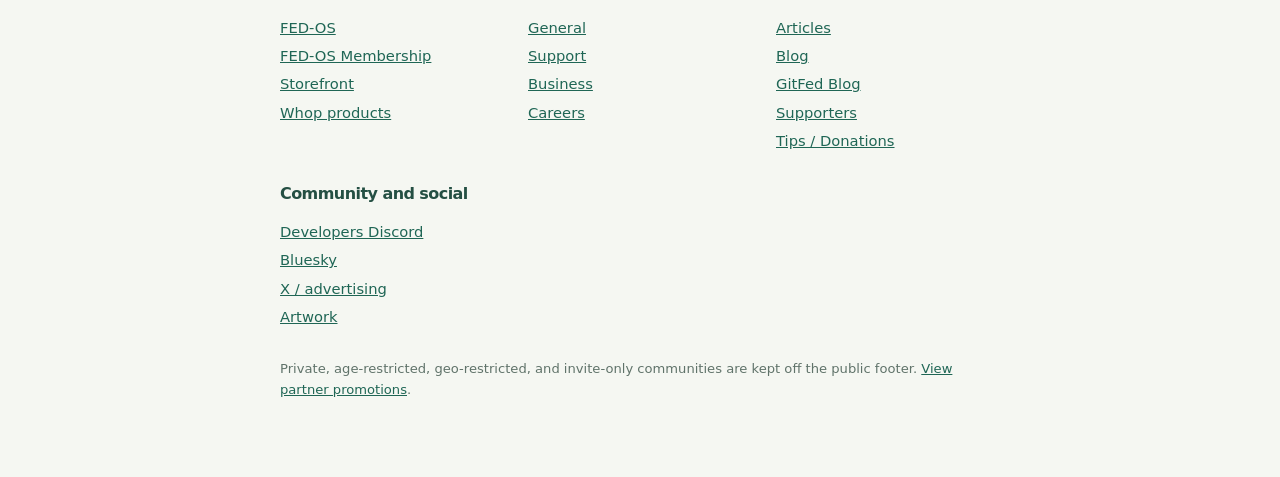
<file: promotions.html>
<!doctype html>
<html lang="en">
<head><meta charset="utf-8"><meta name="viewport" content="width=device-width,initial-scale=1"><meta name="description" content="Muse Alert partner and referral promotions"><title>Promotions — Muse Alert</title><link rel="icon" href="../../brand/favicon.svg" type="image/svg+xml"><link rel="stylesheet" href="../../styles.css"></head>
<body><main class="shell narrow"><a href="index.html">← Muse Alert</a><span class="eyebrow">PARTNER PROMOTIONS</span><h1>Tools for your human-agent ecosystem.</h1><p class="lede">Use the referral codes below when joining. Review each service's own terms and privacy policy before signing up.</p>
<section class="promo-cards">
<article class="promo-card"><span class="promo-label">MUSE</span><h2>Your personal AI agent</h2><p>Redeem the code in Settings within 48 hours of joining and you and the referrer can receive 1 billion Muse tokens.</p><p class="code">Code: <b>5F2V31</b></p><a class="button" href="https://muse.ai/join" target="_blank" rel="noopener noreferrer">Join Muse</a></article>
<article class="promo-card"><span class="promo-label">MANUS AI</span><h2>Invite code</h2><p class="code">Code: <b>G3ADN</b></p><p>Use the code through the Manus AI joining or credits flow, where available.</p></article>
<article class="promo-card"><span class="promo-label">TEAMILY</span><h2>Human-agent collaboration</h2><p>Join Teamily, where you and always-on agents get work done together in one unified and context-aware space. Redeem in Settings → Credits Center for 5 credits.</p><p class="code">Code: <b>2U6Q8D</b></p><a class="button" href="https://teamily.ai/i/2U6Q8D" target="_blank" rel="noopener noreferrer">Join Teamily</a></article>
<article class="promo-card"><span class="promo-label">MUSE · SECOND ACCOUNT</span><h2>Additional Muse referral</h2><p>For a second account referral.</p><p class="code">Code: <b>0A0K7R</b></p><a class="button" href="https://muse.ai/join" target="_blank" rel="noopener noreferrer">Join Muse</a></article>
</section><p class="notice">Muse Alert is not affiliated with or responsible for these third-party services, their token/credit offers, or their terms.</p><a href="index.html">Return to Muse Alert</a><footer class="site-footer"><div><h2>Explore the ecosystem</h2><ul><li><a href="https://www.fedpromptly.org" target="_blank" rel="noopener noreferrer">FED-OS</a></li><li><a href="https://www.fedpromptly.com/aid" target="_blank" rel="noopener noreferrer">FED-OS Membership</a></li><li><a href="https://www.jabburr.com/fed-os" target="_blank" rel="noopener noreferrer">Storefront</a></li><li><a href="https://whop.com/fedpromptly/" target="_blank" rel="noopener noreferrer">Whop products</a></li></ul></div><div><h2>Contact</h2><ul><li><a href="mailto:contact@fedpromptly.com">General</a></li><li><a href="mailto:support@fedpromptly.com">Support</a></li><li><a href="mailto:business@fedpromptly.com">Business</a></li><li><a href="mailto:careers@fedpromptly.com">Careers</a></li></ul></div><div><h2>Media and support</h2><ul><li><a href="https://substack.com/@fedpromptly" target="_blank" rel="noopener noreferrer">Articles</a></li><li><a href="https://fedpromptly.wordpress.com/" target="_blank" rel="noopener noreferrer">Blog</a></li><li><a href="https://gitfed.substack.com/" target="_blank" rel="noopener noreferrer">GitFed Blog</a></li><li><a href="https://www.patreon.com/c/FEDpromptly" target="_blank" rel="noopener noreferrer">Supporters</a></li><li><a href="https://buymeacoffee.com/fedpromptly" target="_blank" rel="noopener noreferrer">Tips / Donations</a></li></ul></div><div><h2>Community and social</h2><ul><li><a href="https://discord.gg/Jm4XStx4Pf" target="_blank" rel="noopener noreferrer">Developers Discord</a></li><li><a href="https://bsky.app/profile/fed-os.bsky.social" target="_blank" rel="noopener noreferrer">Bluesky</a></li><li><a href="https://x.com/Fedpromptly" target="_blank" rel="noopener noreferrer">X / advertising</a></li><li><a href="https://www.deviantart.com/fedpromptly" target="_blank" rel="noopener noreferrer">Artwork</a></li></ul></div><p class="footer-note">Private, age-restricted, geo-restricted, and invite-only communities are kept off the public footer. <a href="promotions.html">View partner promotions</a>.</p></footer></main></body></html>
</file>
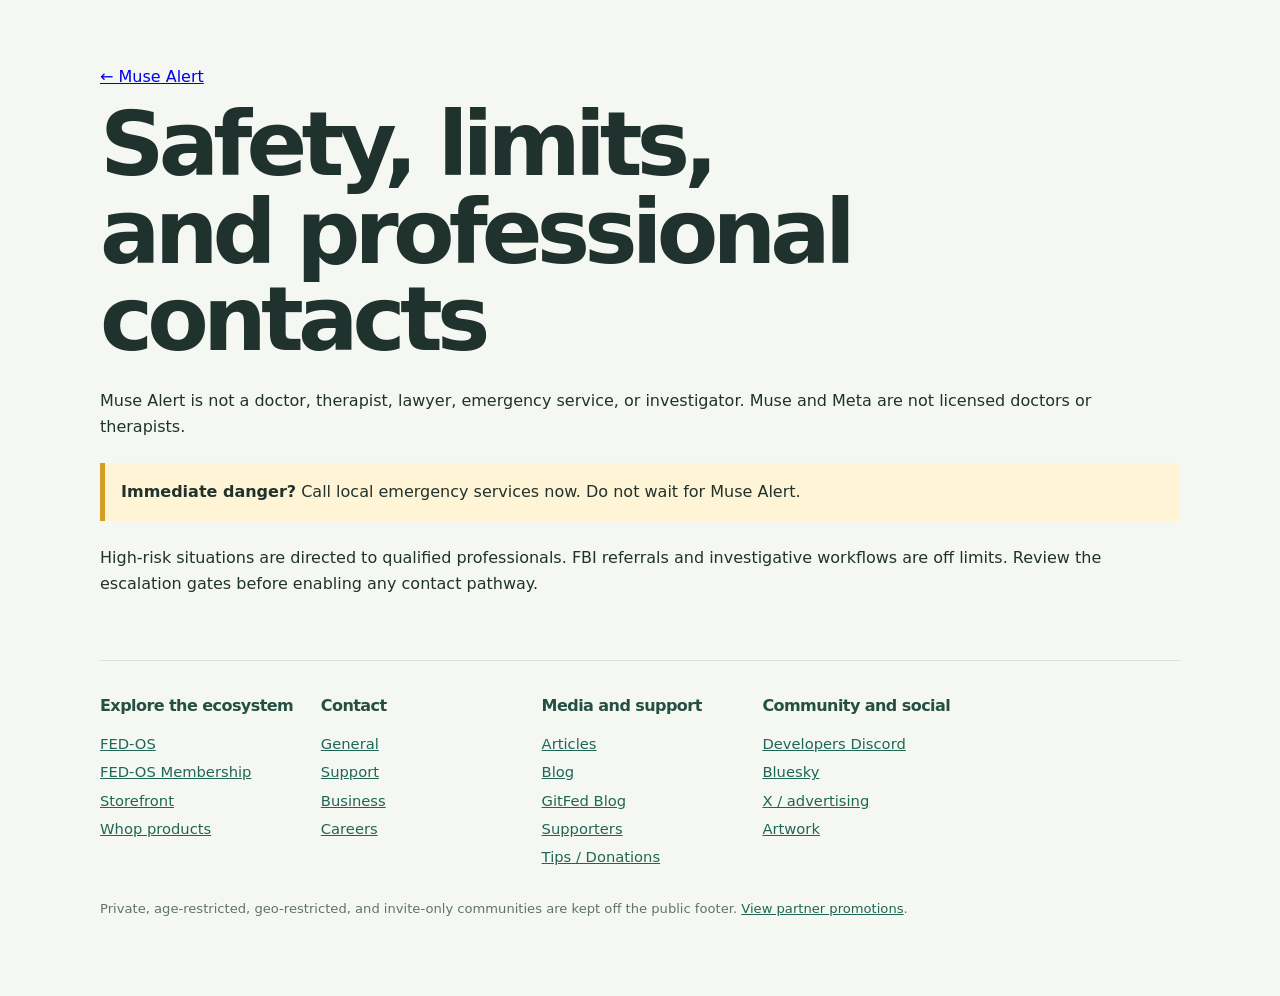
<file: safety.html>
<!doctype html><html lang="en"><head><meta charset="utf-8"><meta name="viewport" content="width=device-width,initial-scale=1"><title>Muse Alert safety</title><link rel="stylesheet" href="../../styles.css"><link rel="icon" href="../../brand/favicon.svg" type="image/svg+xml"></head><body><main class="shell"><a href="index.html">← Muse Alert</a><h1>Safety, limits, and professional contacts</h1><p>Muse Alert is not a doctor, therapist, lawyer, emergency service, or investigator. Muse and Meta are not licensed doctors or therapists.</p><div class="notice"><b>Immediate danger?</b> Call local emergency services now. Do not wait for Muse Alert.</div><p>High-risk situations are directed to qualified professionals. FBI referrals and investigative workflows are off limits. Review the escalation gates before enabling any contact pathway.</p><footer class="site-footer"><div><h2>Explore the ecosystem</h2><ul><li><a href="https://www.fedpromptly.org" target="_blank" rel="noopener noreferrer">FED-OS</a></li><li><a href="https://www.fedpromptly.com/aid" target="_blank" rel="noopener noreferrer">FED-OS Membership</a></li><li><a href="https://www.jabburr.com/fed-os" target="_blank" rel="noopener noreferrer">Storefront</a></li><li><a href="https://whop.com/fedpromptly/" target="_blank" rel="noopener noreferrer">Whop products</a></li></ul></div><div><h2>Contact</h2><ul><li><a href="mailto:contact@fedpromptly.com">General</a></li><li><a href="mailto:support@fedpromptly.com">Support</a></li><li><a href="mailto:business@fedpromptly.com">Business</a></li><li><a href="mailto:careers@fedpromptly.com">Careers</a></li></ul></div><div><h2>Media and support</h2><ul><li><a href="https://substack.com/@fedpromptly" target="_blank" rel="noopener noreferrer">Articles</a></li><li><a href="https://fedpromptly.wordpress.com/" target="_blank" rel="noopener noreferrer">Blog</a></li><li><a href="https://gitfed.substack.com/" target="_blank" rel="noopener noreferrer">GitFed Blog</a></li><li><a href="https://www.patreon.com/c/FEDpromptly" target="_blank" rel="noopener noreferrer">Supporters</a></li><li><a href="https://buymeacoffee.com/fedpromptly" target="_blank" rel="noopener noreferrer">Tips / Donations</a></li></ul></div><div><h2>Community and social</h2><ul><li><a href="https://discord.gg/Jm4XStx4Pf" target="_blank" rel="noopener noreferrer">Developers Discord</a></li><li><a href="https://bsky.app/profile/fed-os.bsky.social" target="_blank" rel="noopener noreferrer">Bluesky</a></li><li><a href="https://x.com/Fedpromptly" target="_blank" rel="noopener noreferrer">X / advertising</a></li><li><a href="https://www.deviantart.com/fedpromptly" target="_blank" rel="noopener noreferrer">Artwork</a></li></ul></div><p class="footer-note">Private, age-restricted, geo-restricted, and invite-only communities are kept off the public footer. <a href="promotions.html">View partner promotions</a>.</p></footer></main></body></html>
</file>
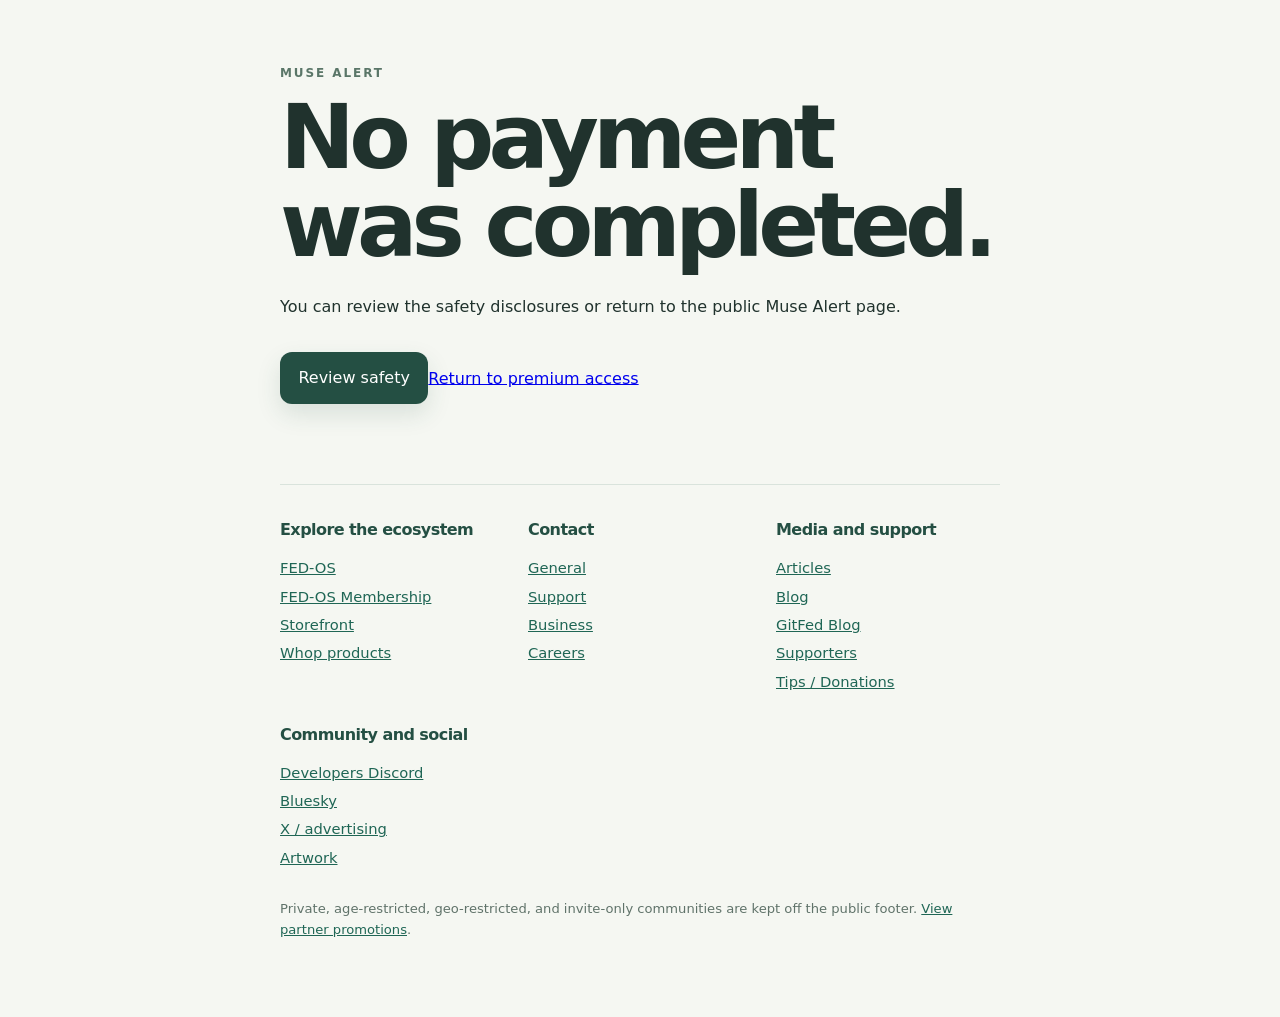
<file: subscription-cancelled.html>
<!doctype html><html lang="en"><head><meta charset="utf-8"><meta name="viewport" content="width=device-width,initial-scale=1"><title>Payment cancelled — Muse Alert</title><link rel="icon" href="../../brand/favicon.svg" type="image/svg+xml"><link rel="stylesheet" href="../../styles.css"></head><body><main class="shell narrow"><span class="eyebrow">MUSE ALERT</span><h1>No payment was completed.</h1><p>You can review the safety disclosures or return to the public Muse Alert page.</p><a class="button" href="safety.html">Review safety</a><a href="index.html">Return to premium access</a><footer class="site-footer"><div><h2>Explore the ecosystem</h2><ul><li><a href="https://www.fedpromptly.org" target="_blank" rel="noopener noreferrer">FED-OS</a></li><li><a href="https://www.fedpromptly.com/aid" target="_blank" rel="noopener noreferrer">FED-OS Membership</a></li><li><a href="https://www.jabburr.com/fed-os" target="_blank" rel="noopener noreferrer">Storefront</a></li><li><a href="https://whop.com/fedpromptly/" target="_blank" rel="noopener noreferrer">Whop products</a></li></ul></div><div><h2>Contact</h2><ul><li><a href="mailto:contact@fedpromptly.com">General</a></li><li><a href="mailto:support@fedpromptly.com">Support</a></li><li><a href="mailto:business@fedpromptly.com">Business</a></li><li><a href="mailto:careers@fedpromptly.com">Careers</a></li></ul></div><div><h2>Media and support</h2><ul><li><a href="https://substack.com/@fedpromptly" target="_blank" rel="noopener noreferrer">Articles</a></li><li><a href="https://fedpromptly.wordpress.com/" target="_blank" rel="noopener noreferrer">Blog</a></li><li><a href="https://gitfed.substack.com/" target="_blank" rel="noopener noreferrer">GitFed Blog</a></li><li><a href="https://www.patreon.com/c/FEDpromptly" target="_blank" rel="noopener noreferrer">Supporters</a></li><li><a href="https://buymeacoffee.com/fedpromptly" target="_blank" rel="noopener noreferrer">Tips / Donations</a></li></ul></div><div><h2>Community and social</h2><ul><li><a href="https://discord.gg/Jm4XStx4Pf" target="_blank" rel="noopener noreferrer">Developers Discord</a></li><li><a href="https://bsky.app/profile/fed-os.bsky.social" target="_blank" rel="noopener noreferrer">Bluesky</a></li><li><a href="https://x.com/Fedpromptly" target="_blank" rel="noopener noreferrer">X / advertising</a></li><li><a href="https://www.deviantart.com/fedpromptly" target="_blank" rel="noopener noreferrer">Artwork</a></li></ul></div><p class="footer-note">Private, age-restricted, geo-restricted, and invite-only communities are kept off the public footer. <a href="promotions.html">View partner promotions</a>.</p></footer></main></body></html>
</file>
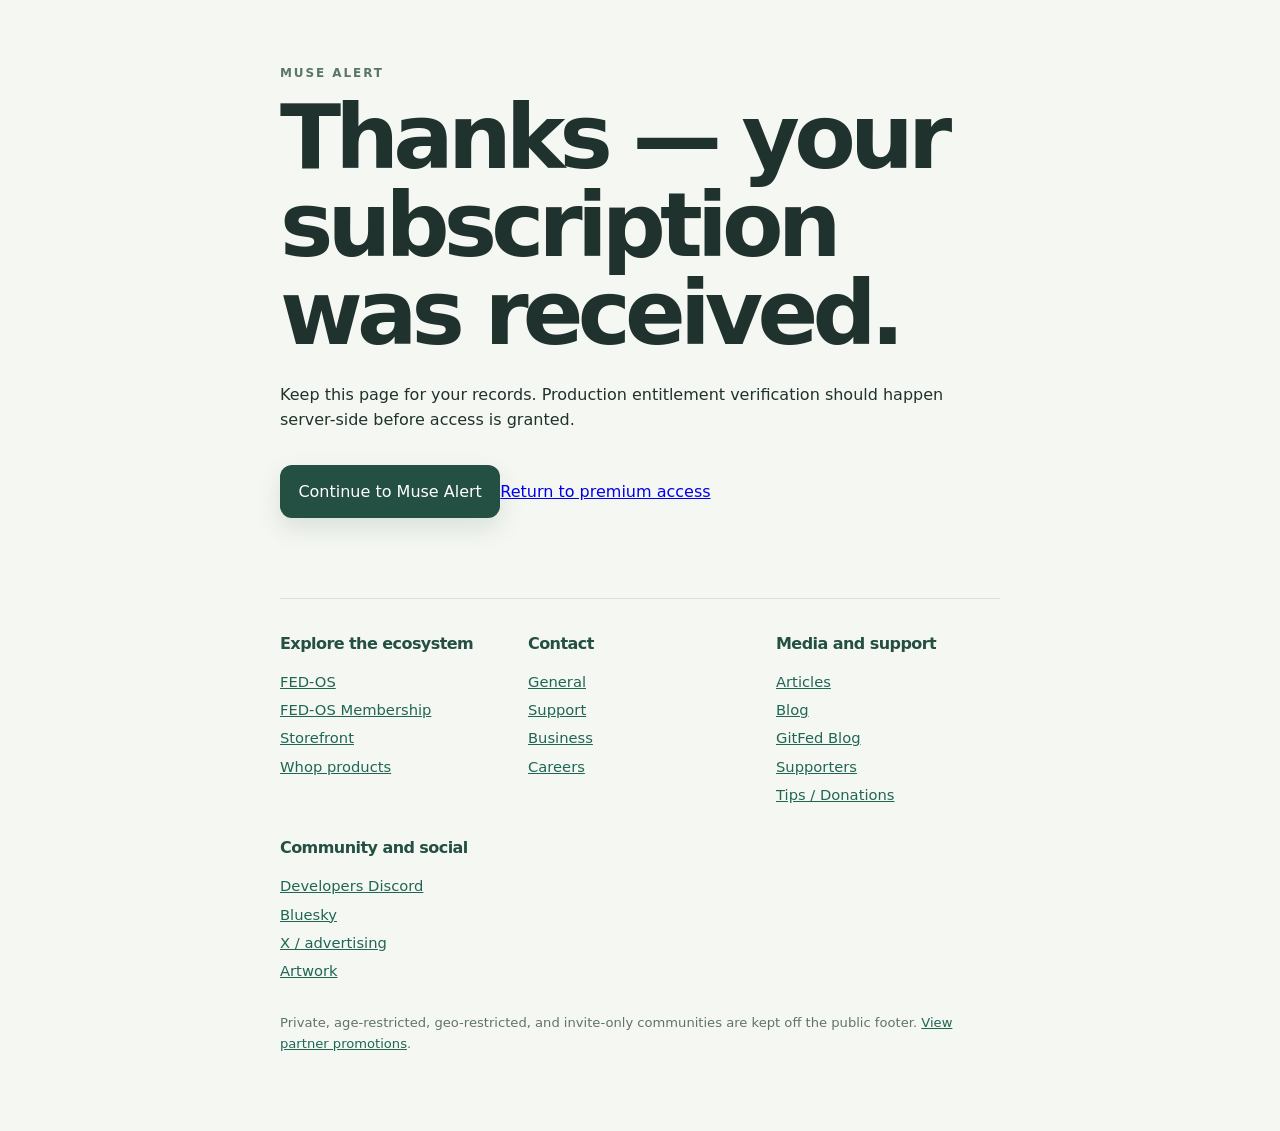
<file: subscription-success.html>
<!doctype html><html lang="en"><head><meta charset="utf-8"><meta name="viewport" content="width=device-width,initial-scale=1"><title>Subscription request received — Muse Alert</title><link rel="icon" href="../../brand/favicon.svg" type="image/svg+xml"><link rel="stylesheet" href="../../styles.css"></head><body><main class="shell narrow"><span class="eyebrow">MUSE ALERT</span><h1>Thanks — your subscription was received.</h1><p>Keep this page for your records. Production entitlement verification should happen server-side before access is granted.</p><a class="button" href="../../site/alerted/index.html">Continue to Muse Alert</a><a href="index.html">Return to premium access</a><footer class="site-footer"><div><h2>Explore the ecosystem</h2><ul><li><a href="https://www.fedpromptly.org" target="_blank" rel="noopener noreferrer">FED-OS</a></li><li><a href="https://www.fedpromptly.com/aid" target="_blank" rel="noopener noreferrer">FED-OS Membership</a></li><li><a href="https://www.jabburr.com/fed-os" target="_blank" rel="noopener noreferrer">Storefront</a></li><li><a href="https://whop.com/fedpromptly/" target="_blank" rel="noopener noreferrer">Whop products</a></li></ul></div><div><h2>Contact</h2><ul><li><a href="mailto:contact@fedpromptly.com">General</a></li><li><a href="mailto:support@fedpromptly.com">Support</a></li><li><a href="mailto:business@fedpromptly.com">Business</a></li><li><a href="mailto:careers@fedpromptly.com">Careers</a></li></ul></div><div><h2>Media and support</h2><ul><li><a href="https://substack.com/@fedpromptly" target="_blank" rel="noopener noreferrer">Articles</a></li><li><a href="https://fedpromptly.wordpress.com/" target="_blank" rel="noopener noreferrer">Blog</a></li><li><a href="https://gitfed.substack.com/" target="_blank" rel="noopener noreferrer">GitFed Blog</a></li><li><a href="https://www.patreon.com/c/FEDpromptly" target="_blank" rel="noopener noreferrer">Supporters</a></li><li><a href="https://buymeacoffee.com/fedpromptly" target="_blank" rel="noopener noreferrer">Tips / Donations</a></li></ul></div><div><h2>Community and social</h2><ul><li><a href="https://discord.gg/Jm4XStx4Pf" target="_blank" rel="noopener noreferrer">Developers Discord</a></li><li><a href="https://bsky.app/profile/fed-os.bsky.social" target="_blank" rel="noopener noreferrer">Bluesky</a></li><li><a href="https://x.com/Fedpromptly" target="_blank" rel="noopener noreferrer">X / advertising</a></li><li><a href="https://www.deviantart.com/fedpromptly" target="_blank" rel="noopener noreferrer">Artwork</a></li></ul></div><p class="footer-note">Private, age-restricted, geo-restricted, and invite-only communities are kept off the public footer. <a href="promotions.html">View partner promotions</a>.</p></footer></main></body></html>
</file>
<file: styles.css>
*{box-sizing:border-box}html{scroll-behavior:smooth}body{margin:0;background:#f5f7f2;color:#20322d;font:16px/1.6 system-ui,-apple-system,BlinkMacSystemFont,"Segoe UI",sans-serif}.shell{max-width:1120px;margin:auto;padding:clamp(1.5rem,5vw,4rem) 1.25rem}.narrow{max-width:760px}h1,h2,p{margin-top:0}h1{font-size:clamp(2.8rem,7vw,6rem);line-height:.98;letter-spacing:-.065em;max-width:790px;margin:.7rem 0 1.5rem}h1 em{font-family:Georgia,serif;font-weight:400;color:#cf704e;letter-spacing:-.08em}.hero-upgraded h1{max-width:670px}.h2,h2{letter-spacing:-.035em}.eyebrow{display:block;letter-spacing:.16em;font-weight:800;color:#5a7668;margin-bottom:.6rem;font-size:.75rem}.lede{font-size:1.25rem;line-height:1.55;max-width:640px;color:#52665e}.microcopy{font-size:.78rem;color:#82938b;margin:.5rem 0}.ticker{overflow:hidden;background:#173b35;color:#fff;font-size:.7rem;font-weight:800;letter-spacing:.14em;white-space:nowrap}.ticker-track{display:flex;width:max-content;gap:3rem;padding:.65rem 0;animation:marquee 28s linear infinite}.ticker-track span{display:inline-block}@keyframes marquee{to{transform:translateX(-50%)}}.top-nav{display:flex;justify-content:space-between;align-items:center;margin-bottom:clamp(3rem,8vw,7rem)}.brand-mark{display:flex;align-items:center;gap:.55rem;color:#173b35;text-decoration:none;font-weight:850;letter-spacing:-.03em}.brand-mark img{width:29px;height:29px}.nav-link{font-size:.86rem;color:#52665e;text-decoration:none}.nav-link span{color:#cf704e}.hero{display:grid;grid-template-columns:1fr 1fr;align-items:center;gap:clamp(2rem,7vw,6rem)}.hero-copy{position:relative;z-index:2}.status-dot{display:inline-block;width:8px;height:8px;background:#cf704e;border-radius:50%;box-shadow:0 0 0 5px #cf704e22;margin-right:.35rem}.hero-visual{position:relative;min-height:470px;display:grid;place-items:center}.hero-card{position:relative;z-index:2;width:min(100%,430px);background:#fff;border:1px solid #dce7df;border-radius:30px;padding:1rem;box-shadow:0 30px 70px #244f4322;transform:rotate(2deg);animation:float 5s ease-in-out infinite}.hero-card img{width:100%;display:block;border-radius:21px}.hero-card-top,.hero-card-bottom{display:flex;align-items:center;justify-content:space-between;padding:.65rem .3rem}.hero-card-top{padding-top:.2rem}.hero-card-bottom{font-size:.85rem;color:#60736a}.hero-card-bottom strong{display:inline-grid;place-items:center;width:22px;height:22px;border-radius:50%;color:#fff;background:#5aaf7d;margin-left:.25rem}.live-pill{font-size:.65rem;letter-spacing:.1em;color:#426458;font-weight:800}.live-pill i{display:inline-block;width:7px;height:7px;border-radius:50%;background:#5aaf7d;margin-right:.3rem}.more{color:#9aaa9f;letter-spacing:.12em}.orbit{position:absolute;border:1px solid #cbded2;border-radius:50%;animation:spin 18s linear infinite}.orbit-one{width:440px;height:440px}.orbit-two{width:330px;height:330px;border-color:#f0c3a8;animation-duration:12s;animation-direction:reverse}.floating-note{position:absolute;z-index:3;background:#fff;border:1px solid #dce7df;border-radius:999px;padding:.65rem .85rem;box-shadow:0 12px 30px #244f431c;font-size:.78rem;animation:float 4s ease-in-out infinite}.note-one{left:0;top:19%}.note-two{right:0;bottom:19%;animation-delay:-1.2s}@keyframes float{0%,100%{transform:translateY(0) rotate(2deg)}50%{transform:translateY(-10px) rotate(2deg)}}@keyframes spin{to{transform:rotate(360deg)}}.actions{display:flex;gap:.75rem;flex-wrap:wrap}.button,.tile{display:inline-flex;align-items:center;gap:.6rem;border-radius:12px;text-decoration:none}.button{background:#244f43;color:#fff;padding:.85rem 1.15rem;margin:1rem 0;box-shadow:0 10px 24px #244f4322;transition:.2s}.button:hover{transform:translateY(-2px);box-shadow:0 16px 30px #244f4333}.button.secondary{background:#dceae1;color:#244f43}.feature-strip{display:grid;grid-template-columns:repeat(4,1fr);gap:1px;background:#d8e5dc;border:1px solid #d8e5dc;border-radius:18px;overflow:hidden;margin:clamp(4rem,9vw,8rem) 0 2rem}.feature-strip>div{background:#fff;padding:1.25rem;display:grid;grid-template-columns:auto 1fr;column-gap:.65rem;align-items:center}.feature-strip b{font-size:.82rem}.feature-strip small{grid-column:2;color:#81928a;font-size:.72rem}.feature-icon{grid-row:span 2;display:grid;place-items:center;width:34px;height:34px;border-radius:11px;background:#eef7f0;color:#cf704e;font-size:1.25rem}.cards,.grid{display:grid;grid-template-columns:repeat(auto-fit,minmax(220px,1fr));gap:1rem;margin:3rem 0}.cards article,.tile,.pay-card,.discord-card{background:#fff;border:1px solid #d9e3dc;padding:1.35rem;border-radius:18px}.feature-cards article{min-height:240px;display:flex;flex-direction:column}.feature-cards article a{margin-top:auto}.card-highlight{background:#244f43!important;color:#fff;border-color:#244f43!important}.card-highlight p,.card-highlight .card-kicker{color:#c8e0d4}.card-kicker{font-size:.68rem;font-weight:850;letter-spacing:.12em;color:#779087;margin-bottom:2.5rem}.cards article a,.text-link{color:#1f6655;text-decoration:none;font-weight:750;font-size:.9rem}.card-highlight a{color:#f5d98b}.promo-row{display:grid;grid-template-columns:1fr 1fr;gap:2rem;align-items:center;margin:clamp(4rem,9vw,8rem) 0}.hero-art,.promo-row img{width:100%;border-radius:24px;box-shadow:0 18px 50px #244f431c}.visual-promo img{border-radius:28px;transform:rotate(-2deg)}.community-banner{display:flex;align-items:center;justify-content:space-between;gap:2rem;background:#e7f0ea;border-radius:26px;padding:clamp(1.5rem,4vw,3rem);margin:3rem 0}.community-banner h2{max-width:530px}.community-banner p{color:#60736a}.community-actions{display:flex;flex-wrap:wrap;gap:.7rem}.discord-cta,.echoed-cta{display:inline-block;padding:.8rem 1rem;border-radius:10px;text-decoration:none;font-weight:750;font-size:.88rem;transition:.2s}.discord-cta{background:#5865f2;color:#fff}.echoed-cta{background:#fff;color:#5865f2;border:1px solid #c9ccf7}.discord-cta:hover,.echoed-cta:hover{transform:translateY(-2px)}.disclaimer-banner{display:grid;grid-template-columns:auto 1fr auto;align-items:center;gap:1rem;background:#fff4d6;border-left:5px solid #d49c22;padding:1rem 1.1rem;margin:2rem 0;font-size:.86rem}.disclaimer-banner a{color:#8c651c;font-weight:700}.notice{background:#fff4d6;border-left:5px solid #d49c22;padding:1rem;margin:1.5rem 0}.age-gate{display:block;background:#fff;border:1px solid #d9e3dc;border-radius:12px;padding:1rem;font-weight:650}.age-gate input{width:1.1rem;height:1.1rem;vertical-align:-.15rem;margin-right:.5rem}.payment-options,.promo-cards{display:grid;grid-template-columns:repeat(auto-fit,minmax(240px,1fr));gap:1rem;margin:1.5rem 0}.promo-card{background:#fff;border:1px solid #d9e3dc;border-radius:16px;padding:1.25rem}.promo-label{color:#5a7668;font-size:.75rem;font-weight:800;letter-spacing:.12em}.code{font-size:1.1rem;letter-spacing:.04em}.pay-card img{max-width:190px;background:#fff}.muted{color:#60736a}.steps li{margin:1.2rem 0}footer{display:flex;gap:1rem;flex-wrap:wrap;margin-top:2rem}footer a{color:#1f6655}.site-footer{margin-top:4rem;padding-top:2rem;border-top:1px solid #d9e3dc;display:grid;grid-template-columns:repeat(auto-fit,minmax(180px,1fr));gap:1.5rem;font-size:.92rem}.site-footer h2{font-size:1rem;color:#244f43}.site-footer ul{list-style:none;padding:0;margin:0}.site-footer li{margin:.3rem 0}.site-footer a{overflow-wrap:anywhere}.footer-note{grid-column:1/-1;color:#60736a;font-size:.82rem}@media(max-width:800px){.hero,.promo-row{grid-template-columns:1fr}.hero-visual{min-height:390px;order:-1}.feature-strip{grid-template-columns:repeat(2,1fr)}.community-banner{display:block}.community-actions{margin-top:1rem}}@media(max-width:520px){h1{font-size:3.25rem}.orbit-one{width:330px;height:330px}.orbit-two{width:250px;height:250px}.floating-note{font-size:.68rem}.note-one{left:-.5rem}.note-two{right:-.5rem}.feature-strip{grid-template-columns:1fr}.disclaimer-banner{grid-template-columns:1fr;gap:.35rem}}@media(prefers-reduced-motion:reduce){*,*:before,*:after{animation-duration:.01ms!important;animation-iteration-count:1!important;scroll-behavior:auto!important;transition-duration:.01ms!important}}.discount-card{display:flex;align-items:flex-start;gap:1rem;background:linear-gradient(135deg,#fff8df,#eef7f0);border:1px solid #d9e3dc;border-radius:18px;padding:1.25rem;margin:1.5rem 0}.discount-card h2{margin:.1rem 0 .4rem}.discount-card p{margin:.35rem 0}.discount-badge{flex:0 0 auto;display:grid;place-items:center;width:64px;height:64px;border-radius:18px;background:#244f43;color:#f5d98b;font-size:.62rem;font-weight:900;letter-spacing:.08em;text-align:center}@media(max-width:520px){.discount-card{display:block}.discount-badge{margin-bottom:.8rem}}.discount-banner{display:flex;align-items:center;gap:1rem;background:#fff;border:1px solid #e2d9bb;border-radius:18px;padding:1rem 1.2rem;margin:2rem 0}.discount-mini{display:grid;place-items:center;flex:0 0 auto;width:40px;height:40px;border-radius:12px;background:#fff4d6;color:#b97b25;font-size:1.2rem}.discount-banner p{margin:.1rem 0 0;color:#60736a;font-size:.88rem}.discount-banner a{margin-left:auto;white-space:nowrap;color:#8c651c;font-weight:750;text-decoration:none}@media(max-width:520px){.discount-banner{align-items:flex-start}.discount-banner a{margin-left:0}}
</file>
